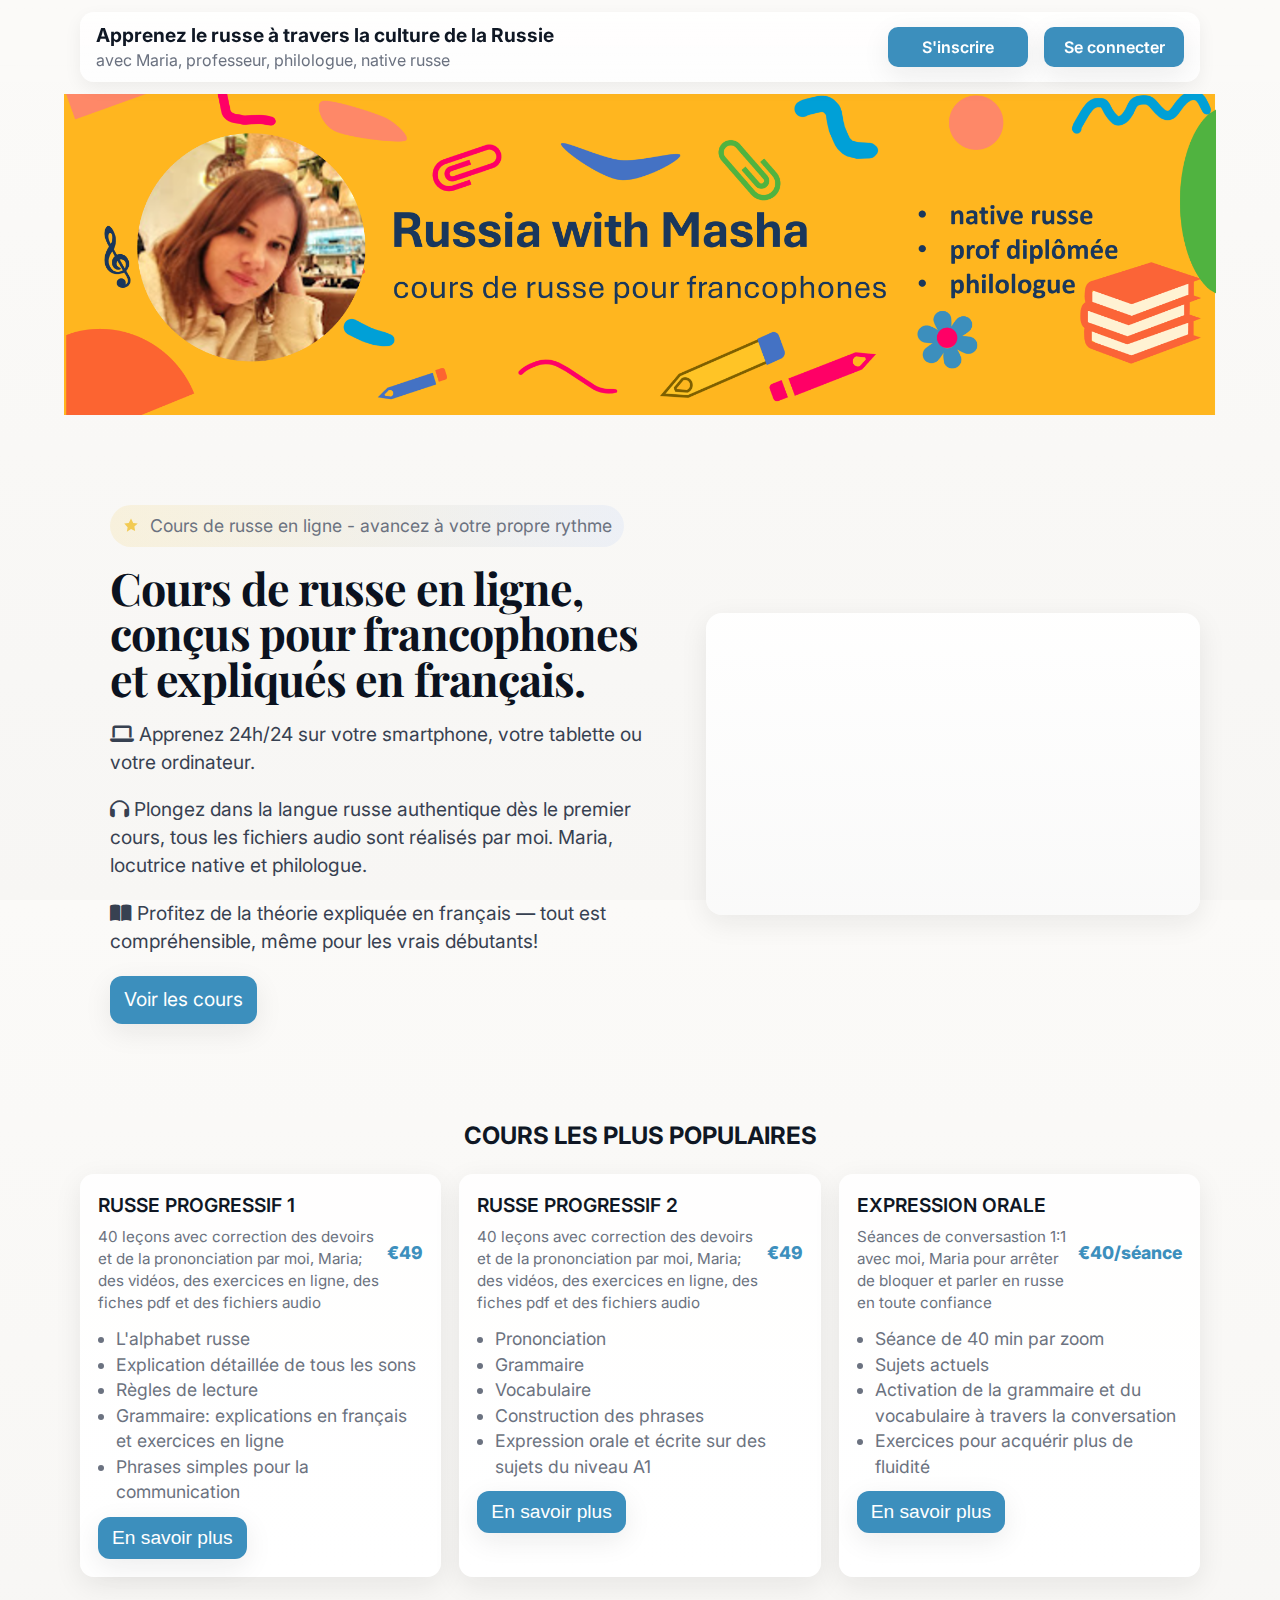
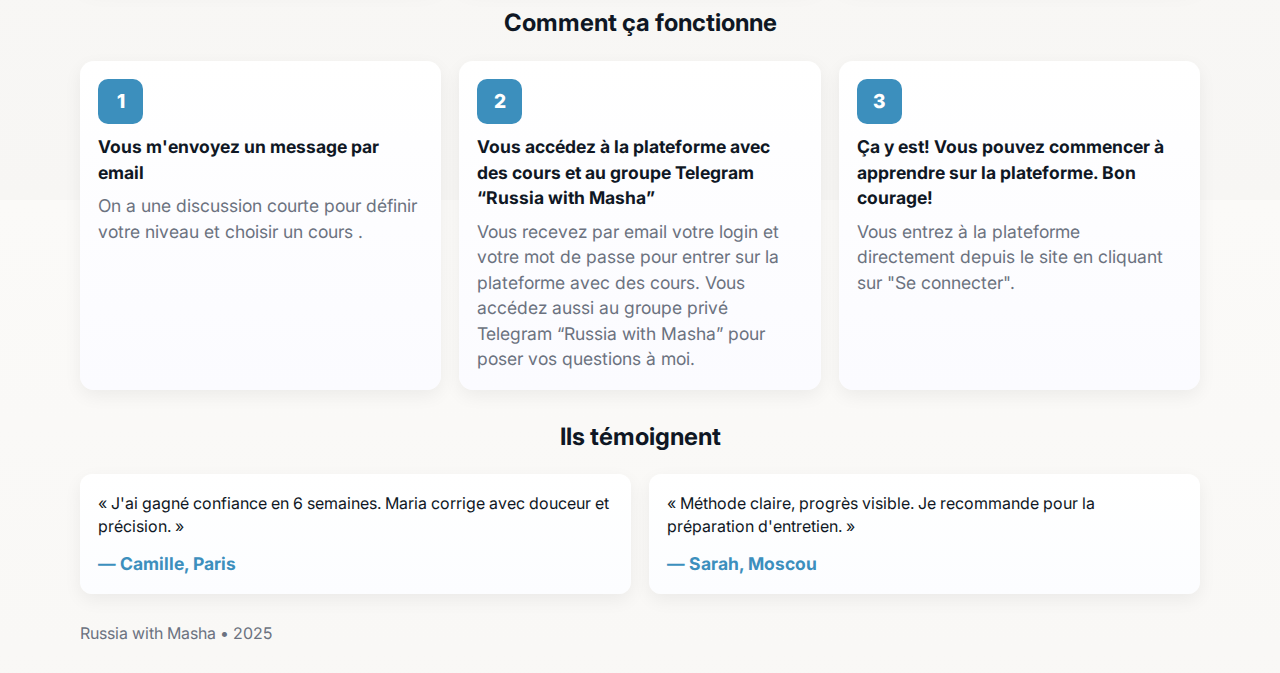
<file: index.html>
<!doctype html>
<html lang="fr">
<head>
  <meta charset="utf-8" />
  <meta name="viewport" content="width=device-width,initial-scale=1" />
  <title>Russia with Masha — Cours de russe avec Maria</title>
  <meta name="description" content="Cours de russe faciles et modernes, accessibles 24h/24 en ligne. Inscrivez-vous aujourd'hui.">
  <!-- Google Fonts (will load if online) -->
  <link href="https://fonts.googleapis.com/css2?family=Inter:wght@300;400;600;700;800&family=Playfair+Display:wght@400;600&display=swap" rel="stylesheet">

    <link
  rel="stylesheet"
  href="https://cdnjs.cloudflare.com/ajax/libs/font-awesome/6.5.0/css/all.min.css"/>

  <style>
    /* ========== Variables ========== */
    :root{
      --bg: #fbfaf8;
      --card: #ffffff;
      --muted: #6b7280;
      --accent: #3C8FBD;         /* bleu principal */
      --accent-2: #f2c94c;       /* ornement doré */
      --glass: rgba(255,255,255,0.7);
      --radius: 14px;
      --shadow-md: 0 8px 28px rgba(22, 23, 24, 0.08);
      --shadow-sm: 0 6px 18px rgba(22, 23, 24, 0.06);
      --max-w: 1120px;
      --cop: clamp;
    }

    /* ========== Base ========== */
.desktop-image {
  position: relative;
  padding-top: 0;
  width: 90%;            /* 100% ширины окна */
  display: block;  
  margin: 0 auto;
    }

.mobile-image {
   display: none;
   width: 90%; /* 100% ширины окна */
   padding-top: 0;
   margin: 0 auto;
    }

@media (max-width: 767px) {
  .desktop-image {
   display: none;
   }
  .mobile-image {
   display: block;
  }
    }


    *{box-sizing:border-box}
    html,body{height:100%}
    body{
      margin:0;
      font-family: "Inter", system-ui, -apple-system, "Segoe UI", Roboto, "Helvetica Neue", Arial;
      background:linear-gradient(180deg,#fbfaf8 0%, #f7f6f4 100%);
      color:#0f1724;
      -webkit-font-smoothing:antialiased;
      -moz-osx-font-smoothing:grayscale;
      line-height:1.45;
      -webkit-tap-highlight-color: transparent;
    }

    a{color:inherit; text-decoration:none}
    img{max-width:100%;display:block}

    .container{
      width:90%;
      max-width:var(--max-w);
      margin:0 auto;
    }

    /* ========== Header / Nav ========== */
    header.site-header{
      position:sticky;
      top:12px;
      z-index:50;
      backdrop-filter: blur(6px);
      -webkit-backdrop-filter: blur(6px);
      margin: 12px 0;
    }
    .nav-inner{
      display:flex;
      gap:1rem;
      align-items:center;
      justify-content:space-between;
      background: linear-gradient(180deg, rgba(255,255,255,0.85), rgba(255,255,255,0.75));
      border-radius: 14px;
      padding:0.6rem 1rem;
      box-shadow: var(--shadow-sm);
    }
    .brand{
      display:flex;
      gap:.9rem;
      align-items:center;
    }
   
    .brand h3{margin:0;font-size:1.2rem}
    .brand p{margin:0;font-size:1rem;color:var(--muted)}

    nav.links{
      display:flex;
      gap:1rem;
      align-items:center;
      
    }
   /* nav.links a{color:var(--muted);font-weight:600;min-width:120px;text-align:center;font-size:1rem;padding:8px 12px;border-radius:10px}*/
   

    nav.links a.pill.primary:hover {
  background: #1f6fbf; /* чуть темнее акцентного цвета */
  color: #fff;          /* текст остаётся белым */   
}


    .cta{
      background:var(--accent);
      color:white;
      padding:10px 14px;border-radius:10px;font-weight:700;
      box-shadow: 0 8px 30px rgba(43,110,246,0.18);
      cursor:pointer;
    }
    .cta.secondary{
      background:transparent;color:var(--accent);border:1px solid rgba(43,110,246,0.12);
      box-shadow:none;font-weight:700;
    }

    /* ========== Hero ========== */
    .hero{
      display:grid;
      grid-template-columns: 1fr 420px;
      gap:36px;
      align-items:center;
      padding:60px 0 36px;
    }
    .hero-left{
      padding: clamp(10px, 2.6vw, 30px);
    }
    .eyebrow{
      display:inline-flex;
      gap:10px;
      align-items:center;
      background: linear-gradient(90deg, rgba(242,201,76,0.15), rgba(43,110,246,0.06));
      color:var(--muted);
      padding:8px 12px;border-radius:999px;font-size:1rem;margin-bottom:18px;
    }
    .eyebrow svg{width:18px;height:18px;opacity:.95}

    .hero-left .eyebrow {
    font-size: 1.2rem; /* маленький текст сверху */
  }
    h1.title{
      font-family: "Playfair Display", serif;
      font-size: clamp(1.8rem, 3.8vw, 2.8rem);
      margin:0 0 18px;
      color: #0b1220;
      line-height:1.02;
      letter-spacing:-0.02em;
    }
    p.lead{
      font-size: clamp(.98rem, 1.8vw, 1.08rem);
      color: #374151;
      margin-bottom:20px;
      max-width:56ch;
    }

    .hero-ctas{display:flex;gap:12px;flex-wrap:wrap}
    .pill{
      display:inline-flex;align-items:center;gap:10px;padding:12px 18px;border-radius:12px;
      box-shadow: var(--shadow-md);cursor:pointer;border:0;
    }
    .pill.primary{background:var(--accent);color:#fff}
    
    

    /* Right panel: card with signup preview */
    .hero-right{
      background: linear-gradient(180deg, rgba(255,255,255,0.95), rgba(250,250,250,0.85));
      border-radius:16px;padding:20px;box-shadow:var(--shadow-md);
    }
    .session{
      display:flex;flex-direction:column;gap:12px;
    }
    .session .meta{display:flex;justify-content:space-between;align-items:center}
    .session .meta .time{font-weight:700;color:var(--accent)}
    .session .meta .price{font-weight:800}
    .session p{color:var(--muted);margin:0}
    .session .btn{
      margin-top:8px;background:var(--accent);color:#fff;padding:12px;border-radius:12px;font-weight:700;border:0;cursor:pointer;
    }

    /* ========== Features / How it works ========== */
    .grid-3{display:grid;grid-template-columns:repeat(3,1fr);gap:20px}
    .feature{
      background:var(--card);padding:18px;border-radius:12px;box-shadow:var(--shadow-sm);
      display:flex;gap:12px;align-items:flex-start;
    }
    .feature svg{flex:0 0 44px;width:44px;height:44px;border-radius:10px;padding:8px;background:linear-gradient(180deg,var(--accent), #6f8cff);color:white}

    /* How it works steps */
    .steps{
      display:flex;gap:18px;flex-wrap:wrap;align-items:stretch;
    }
    .step{
      flex:1 1 220px;background:linear-gradient(180deg,#fff,#fbfbff);border-radius:14px;padding:18px;box-shadow:var(--shadow-sm);
    }
    .step .num{
      width:40px;height:40px;border-radius:10px;background:var(--accent);color:white;display:flex;align-items:center;justify-content:center;font-weight:800;margin-bottom:10px;
    }

    /* Courses cards */
    .cards{display:grid;grid-template-columns:repeat(auto-fit,minmax(220px,1fr));gap:18px}
    .card{
      background: linear-gradient(180deg, rgba(255,255,255,0.9), #ffffff);
      border-radius:14px;padding:18px;box-shadow:var(--shadow-md);transition:transform .28s ease, box-shadow .28s ease;
    }
    .card:hover{transform:translateY(-8px);box-shadow:0 18px 48px rgba(17,24,39,0.12)}
    .price{font-weight:800;font-size:1.1rem;color:var(--accent)}
    .card ul{margin:10px 0 0;padding-left:18px;color:var(--muted)}

    /* Testimonials */
    .testimonials{display:grid;grid-template-columns:repeat(auto-fit,minmax(260px,1fr));gap:18px}
    .review{background:linear-gradient(180deg,#fff,#fcfdff);padding:18px;border-radius:12px;box-shadow:var(--shadow-sm);position:relative}
    .review .author{margin-top:12px;font-weight:700;color:var(--accent)}

    

    /*footer */

    footer{padding:28px 0;color:var(--muted);font-size:.95rem;text-align:center}

    /* Меню */
.nav-inner a {
  font-size: 1rem; /* немного крупнее */
  padding: 10px 16px; /* увеличиваем кликабельную область */
}



    /* ========== Responsive ========== */
    @media (max-width: 760px){

   .brand {
    text-align: center;
    width: 100%;
  }

  .brand h3,
  .brand p {
    text-align: center;
    margin: 0 auto;
  }
      
  .nav-inner a {
    font-size: 1rem; /* на телефоне текст больше */
    padding: 10px 14px;
    text-align: center;
  }


 .nav-inner {
    flex-direction: column;
    align-items: center; /* центрируем всё содержимое */
    justify-content: center;
    gap: 10px;
  }

  .cta, .pill {
    padding: 12px 18px; /* увеличиваем кнопки */
    font-size: 1.2rem;
  }
}

    
    @media (max-width:1000px){
      .hero{grid-template-columns:1fr 360px}
      .grid-3{grid-template-columns:repeat(2,1fr)}
    }
    @media (max-width:760px){
    
      .nav-inner{flex-direction:column;align-items:stretch;gap:10px}
      .hero{grid-template-columns:1fr;gap:20px;padding:36px 0}
      .hero-right{order:2}
      .contact-row{grid-template-columns:1fr}
      .grid-3{grid-template-columns:1fr}
    }

    /* ===== Мобильная версия: увеличить все шрифты ===== */
@media (max-width: 760px) {
  body {
    font-size: 1.2rem; /* базовый текст чуть больше */
  }

  header .brand h3 {
    font-size: 1.3rem; /* название бренда */
  }

  header .brand p {
    font-size: 1.2rem; /* подзаголовок */
  }

  /*nav.links a {
    font-size: 1.2rem;
    padding: 10px 14px; /* увеличить кликабельную область */
  }*/

  .hero-left h1.title {
    font-size: 2rem; /* главный заголовок */
  }

  .hero-left p.lead {
    font-size: 1.2rem; /* тексты описания */
  }

  .hero-left .eyebrow {
    font-size: 1.1rem; /* маленький текст сверху */
  }

  .pill, .cta, .cta.secondary {
    font-size: 1.2rem; /* кнопки */
    padding: 10px 14px;
  }

  /* Увеличим шрифты карточек */
  .card div[style*="font-weight:800"] {
    font-size: 1.2rem;
  }

  .card ul {
    font-size: 1.1rem;
  }

  .step .num {
    font-size: 1.2rem;
    width: 45px;
    height: 45px;
  }

  .step div {
    font-size: 1.1rem;
  }

  .review {
    font-size: 1.1rem;
  }

  footer {
    font-size: 1rem;
  }
}


    /* Small micro-interactions */
    .sr-only{position:absolute;left:-9999px;top:auto;width:1px;height:1px;overflow:hidden}
    .focus-ring:focus{outline:3px solid rgba(59,108,251,0.18);outline-offset:4px;border-radius:10px}

/* Общие стили кнопок в навбаре */
nav.links a,
nav.links .pill {
  display: flex;
  justify-content: center;
  align-items: center;
  min-width: 140px;  /*  ширина кнопки */
  height: 40px;      /* одинаковая высота */
  padding: 3 6px;   /* горизонтальные отступы */
  font-weight: 600;
  font-size: 1rem;
  line-height: 1;
  text-align: center;
  border-radius: 10px;
  box-sizing: border-box;
  cursor: pointer;
  transition: background 0.3s ease, color 0.3s ease;
  border: none;
  background: var(--accent);
  color: white;
}


    
/* Hover эффект */
nav.links a:hover,
nav.links .pill:hover {
  background: #1f6fbf;
}

/* Dropdown */
.dropdown {
  position: relative;
  display: flex;
}
.dropdown-content {
  display: none;
  position: absolute;
  top: 110%;
  left: 50%;
  transform: translateX(-50%);
  background-color: #fff;
  min-width: 220px;
  padding: 10px;
  border-radius: 10px;
  box-shadow: 0 8px 20px rgba(0,0,0,0.15);
  z-index: 100;
  text-align: center;
}
.dropdown-content p {
  margin: 6px 0;
  font-size: 1rem;
}
.dropdown-content a {
  color: white;
  text-decoration: none;
}
.dropdown-content a:hover {
  text-decoration: none;
}
.dropdown.show .dropdown-content {
  display: block;
}

/* Мобильная версия */
@media (max-width: 760px) {
  nav.links {
    display: flex;
    gap: 12px;
    justify-content: center;
    flex-wrap: wrap;
  }

  nav.links a,
  nav.links .pill {
    flex: 1;          /* кнопки растягиваются равномерно */
    max-width: 110px;
    height: 40px;
    font-size: 1rem;
  }

  .nav-inner {
    flex-direction: column;
    align-items: center;
    gap: 10px;
  }
}

    /* Убираем синий highlight только для email в dropdown */
.dropdown-content a {
  outline: none;                 /* убирает контур при фокусе */
  -webkit-tap-highlight-color: transparent; /* убирает подсветку на мобильных */
}

  </style>
</head>
<body>

  <!-- ===== Header ===== -->
 <header class="site-header">
  <div class="container nav-inner" role="navigation" aria-label="Main">
    <div class="brand" aria-hidden="false">
      <div>
        <h3>Apprenez le russe à travers la culture de la Russie</h3>
        <p>avec Maria, professeur, philologue, native russe</p>
      </div>
    </div>

    <nav class="links">

      <!-- Dropdown для S'inscrire -->
      <div class="dropdown">
        <a class="pill">S'inscrire</a>
        <div class="dropdown-content">
          
          <p style="font-size:0.9rem">Email: russiawithmasha@bk.ru </p>
        </div>
      </div>

      <a href="https://student.native-speech.com/login" class="pill">Se connecter</a>
    </nav>
  </div>
</header>


<!-- ===== Banner ===== -->


  <img src="img/img2.png" alt="Десктопная версия" class="desktop-image" />
  <!-- Показывается на мобильных -->
  <img src="img/mobile.png" alt="Мобильная версия" class="mobile-image" />
 



  

<!-- ===== Hero ===== -->
<main>
  <section class="container hero" aria-label="Introduction" style="display:flex; flex-wrap:wrap; gap:2rem; align-items:center;">
    
    <!-- Левая колонка -->
    <div class="hero-left" style="flex:1 1 400px; min-width:280px;">
      <div class="eyebrow" aria-hidden="true">
        <svg viewBox="0 0 24 24" fill="none" xmlns="http://www.w3.org/2000/svg">
          <path d="M12 2l3 6 6 .5-4.5 4 1 6L12 16l-5.5 3.5 1-6L3 8.5 9 8 12 2z" fill="#f2c94c"/>
        </svg>
        Cours de russe en ligne - avancez à votre propre rythme
      </div>

      <h1 class="title">Cours de russe en ligne, conçus pour francophones et expliqués en français.</h1>

      <p class="lead">
        <i class="fa-solid fa-laptop"></i>
        Apprenez 24h/24 sur votre smartphone, votre tablette ou votre ordinateur.
      </p>
      <p class="lead">
        <i class="fa-solid fa-headphones"></i>
        Plongez dans la langue russe authentique dès le premier cours, tous les fichiers audio sont réalisés par moi. Maria, locutrice native et philologue.
      </p>
      <p class="lead">
        <i class="fa-solid fa-book-open"></i>
        Profitez de la théorie expliquée en français — tout est compréhensible, même pour les vrais débutants!
      </p>

      <div class="hero-ctas" style="display:flex;gap:12px;flex-wrap:wrap">
        <a class="pill primary" href="#cours">Voir les cours</a>
        
      </div>
    </div>

    <!-- Правая колонка с видео -->
    <aside class="hero-right" style="flex:1 1 300px; min-width:280px; display:flex; justify-content:center; align-items:center;">
      <div class="video-container" style="width:100%; max-width:500px; aspect-ratio:16/9;">
        <iframe width="100%" height="100%"
                src="https://www.youtube.com/embed/ВАШ_ИД_ВИДЕО"
                title="YouTube video player"
                frameborder="0"
                allow="accelerometer; autoplay; clipboard-write; encrypted-media; gyroscope; picture-in-picture"
                allowfullscreen>
        </iframe>
      </div>
    </aside>

  </section>
</main>






    <!-- ===== Cours ===== -->
    <section id="cours" class="container" style="padding-top:10px">
      <h2 style="text-align:center">COURS LES PLUS POPULAIRES</h2>
      <div style="margin-top:18px" class="cards">
        <div class="card" aria-hidden="false">
          <div style="display:flex;align-items:center;justify-content:space-between">
            <div>
              <div style="font-weight:600;font-size:1.2rem">RUSSE PROGRESSIF 1</div>
              <div style="margin-top:6px;color:var(--muted);font-size:.95rem">40 leçons avec correction des devoirs et de la prononciation par moi, Maria; des vidéos, des exercices en ligne, des fiches pdf et des fichiers audio</div>
            </div>
            <div class="price">€49</div>
          </div>
          <ul style="margin-top:12px;color:var(--muted)">
            <li>L'alphabet russe</li>
            <li>Explication détaillée de tous les sons</li>
            <li>Règles de lecture</li>
            <li>Grammaire: explications en français et exercices en ligne</li>
            <li>Phrases simples pour la communication</li>
          </ul>
          <div style="margin-top:12px"><button class="pill primary">En savoir plus</button></div>
        </div>

        <div class="card">
          <div style="display:flex;align-items:center;justify-content:space-between">
            <div>
              <div style="font-weight:600;font-size:1.2rem">RUSSE PROGRESSIF 2</div>
              <div style="margin-top:6px;color:var(--muted);font-size:.95rem">40 leçons avec correction des devoirs et de la prononciation par moi, Maria; des vidéos, des exercices en ligne, des fiches pdf et des fichiers audio</div>
            </div>
            <div class="price">€49</div>
          </div>
          <ul style="margin-top:12px;color:var(--muted)">
            <li>Prononciation</li>
            <li>Grammaire</li>
            <li>Vocabulaire</li>
            <li>Construction des phrases</li>
            <li>Expression orale et écrite sur des sujets du niveau A1</li>
            
            
          </ul>
          <div style="margin-top:12px"><button class="pill primary">En savoir plus</button></div>
        </div>

        <div class="card">
          <div style="display:flex;align-items:center;justify-content:space-between">
            <div>
              <div style="font-weight:600;font-size:1.2rem">EXPRESSION ORALE</div>
              <div style="margin-top:6px;color:var(--muted);font-size:.95rem">Séances de conversastion 1:1 avec moi, Maria pour arrêter de bloquer et parler en russe en toute confiance</div>
            </div>
            <div class="price">€40/séance</div>
          </div>
          <ul style="margin-top:12px;color:var(--muted)">
            <li>Séance de 40 min par zoom</li>
            <li>Sujets actuels</li>
            <li>Activation de la grammaire et du vocabulaire à travers la conversation</li>
            <li>Exercices pour acquérir plus de fluidité</li>
          </ul>
          <div style="margin-top:12px"><button class="pill primary" >En savoir plus</button></div>
        </div>
      </div>
    </section>

   

    <!-- ===== How it works ===== -->
    <section class="container" style="padding-top:10px">
      <h2 style="text-align:center">Comment ça fonctionne</h2>
      <div style="margin-top:18px;display:flex;gap:18px;flex-wrap:wrap">
        <div class="step">
          <div class="num">1</div>
          <div style="font-weight:700">Vous m'envoyez un message par email</div>
          <div style="color:var(--muted);margin-top:8px">On a une discussion courte pour définir votre niveau et choisir un cours .</div>
        </div>
        <div class="step">
          <div class="num">2</div>
          <div style="font-weight:700">Vous accédez à la plateforme avec des cours et au groupe Telegram “Russia with Masha” </div>
          <div style="color:var(--muted);margin-top:8px">Vous recevez par email votre login et votre mot de passe pour entrer sur la plateforme avec des cours. Vous accédez aussi au groupe privé Telegram “Russia with Masha” pour poser vos questions à moi.</div>
        </div>
        <div class="step">
          <div class="num">3</div>
          <div style="font-weight:700">Ça y est! Vous pouvez commencer à apprendre sur la plateforme. Bon courage!</div>
          <div style="color:var(--muted);margin-top:8px"> Vous entrez à la plateforme directement depuis le site en cliquant sur "Se connecter".</div>
        </div>
      </div>
    </section>

    

    <!-- ===== Testimonials ===== -->
    <section id="avis" class="container" style="padding-top:10px">
      <h2 style="text-align:center">Ils témoignent</h2>
      <div style="margin-top:18px" class="testimonials">
        <div class="review">
          <div style="font-size:1rem">« J'ai gagné confiance en 6 semaines. Maria corrige avec douceur et précision. »</div>
          <div class="author">— Camille, Paris</div>
        </div>
        <div class="review">
          <div style="font-size:1rem">« Méthode claire, progrès visible. Je recommande pour la préparation d'entretien. »</div>
          <div class="author">— Sarah, Moscou</div>
        </div>
      </div>
    </section>

   

    <footer>
      <div class="container" style="display:flex;justify-content:space-between;align-items:center;gap:12px;flex-wrap:wrap">
        <div>Russia with Masha • 2025</div> 
        <div style="color:var(--muted)"> <a href="mailto:info@francais-pro.example"></a></div> 
      </div>
    </footer>
  </main>




  <script>
    // Smooth scroll for anchor links
    document.querySelectorAll('a[href^="#"]').forEach(a=>{
      a.addEventListener('click', e=>{
        e.preventDefault();
        const id = a.getAttribute('href').slice(1);
        const el = document.getElementById(id);
        if(el) el.scrollIntoView({behavior:'smooth',block:'start'});
      });
    });

// JS для dropdown
document.querySelectorAll('.dropdown > .pill').forEach(button => {
  button.addEventListener('click', function(e) {
    e.stopPropagation();
    const parent = this.parentElement;
    parent.classList.toggle('show');
  });
});

// Закрывать dropdown при клике вне кнопки
document.addEventListener('click', () => {
  document.querySelectorAll('.dropdown').forEach(drop => drop.classList.remove('show'));
});

    
  </script>
</body>
</html>
</file>
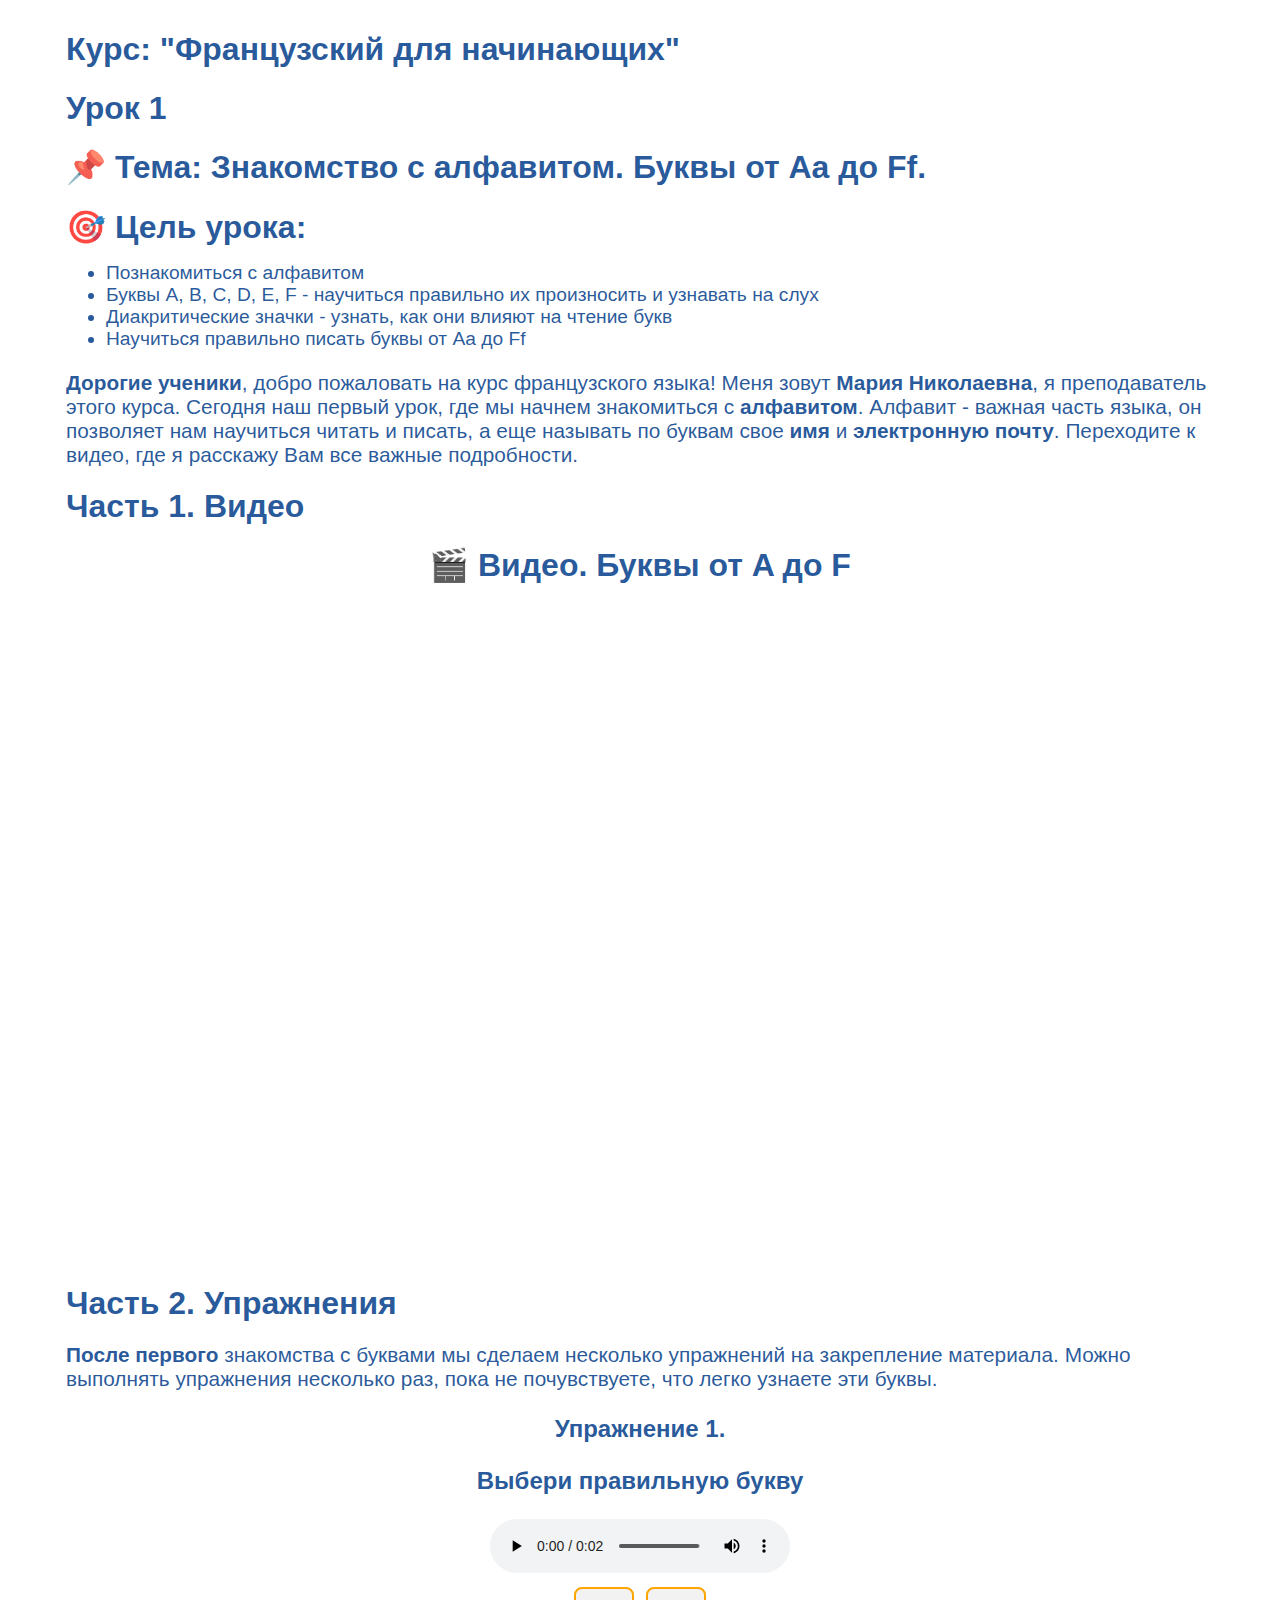
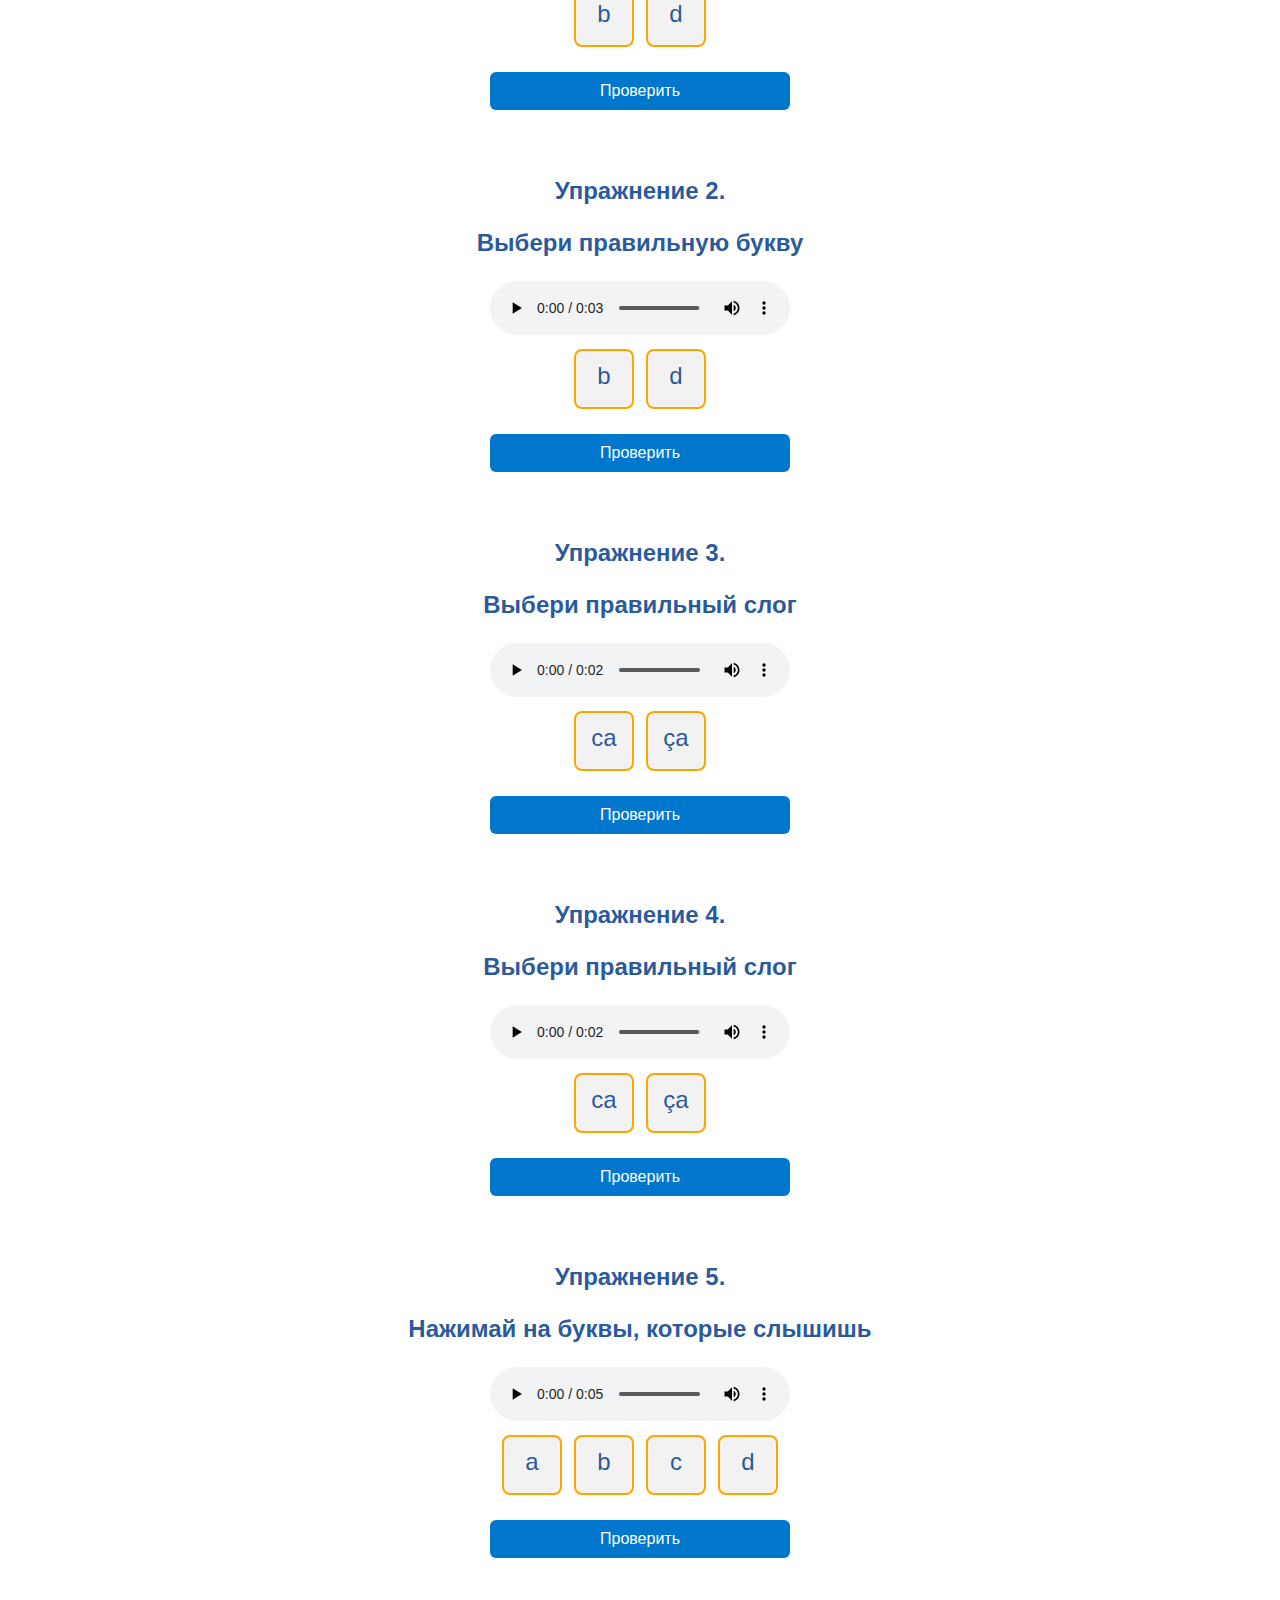
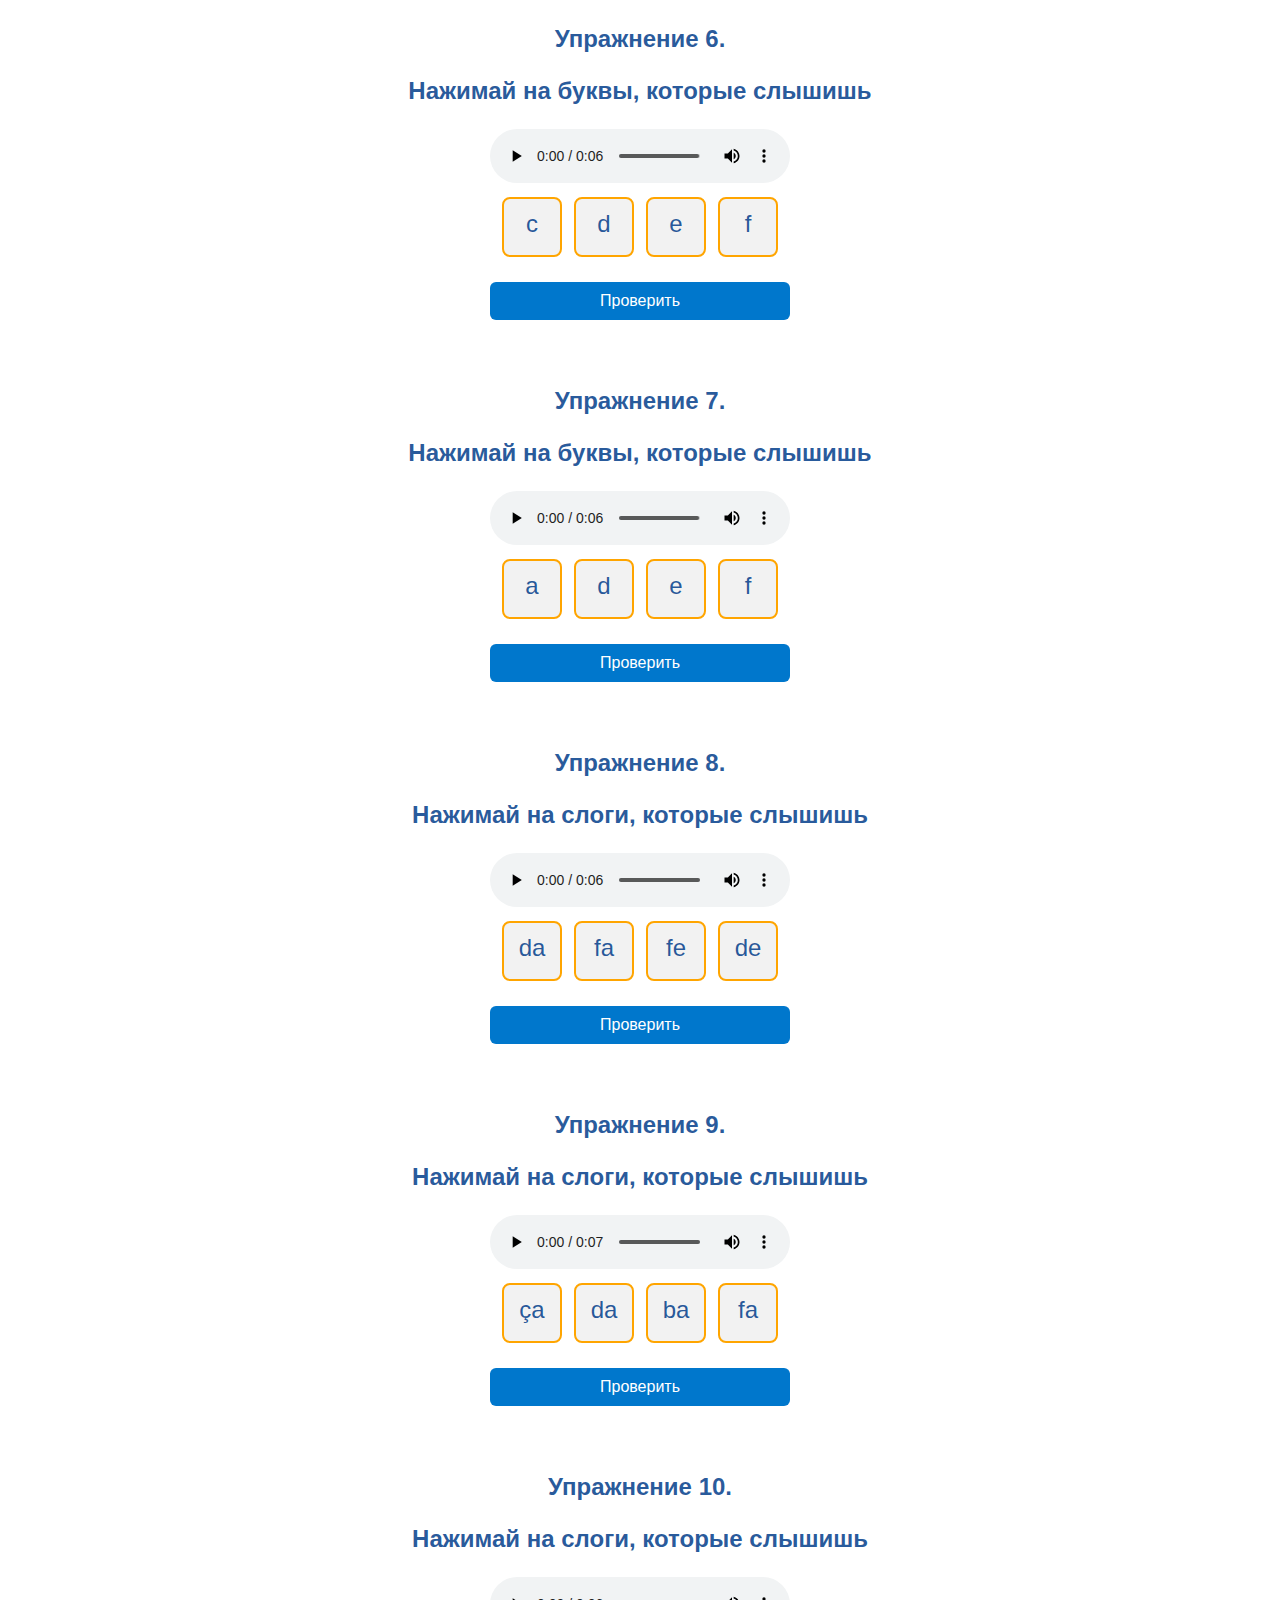
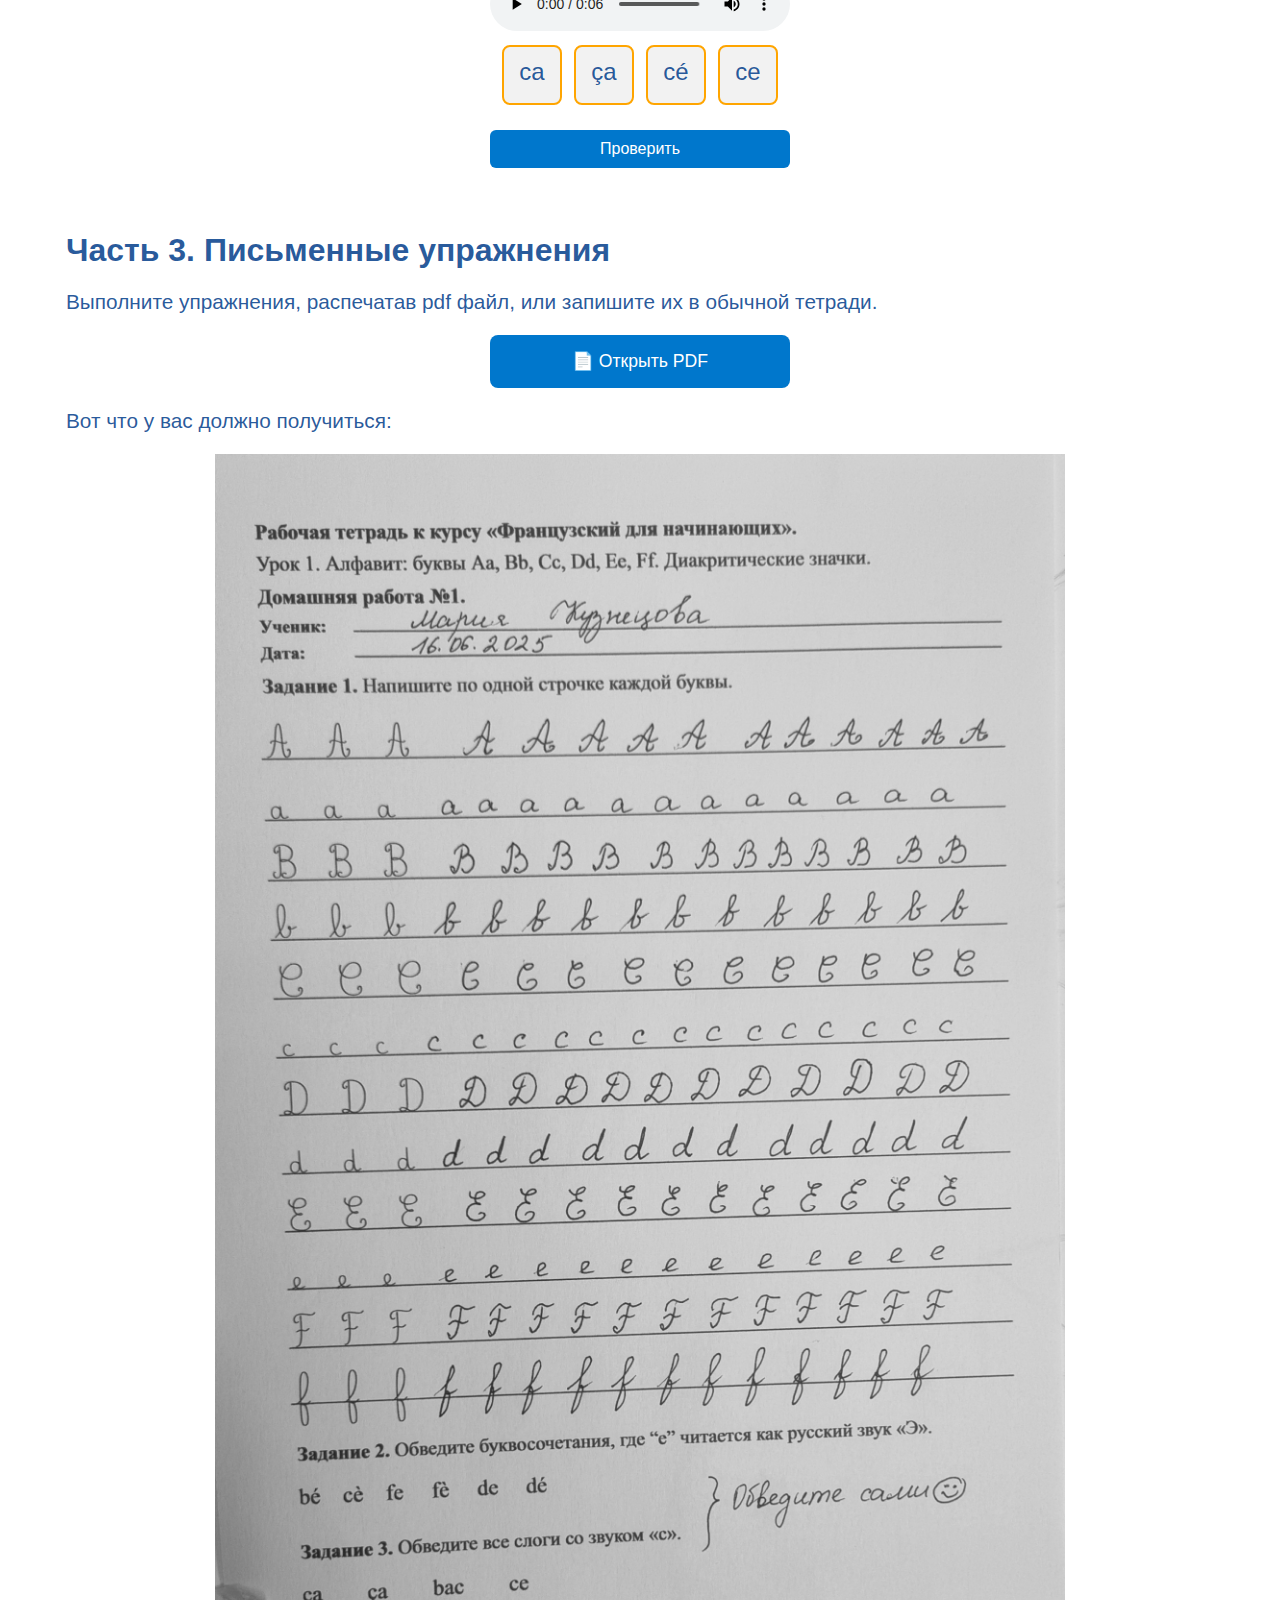
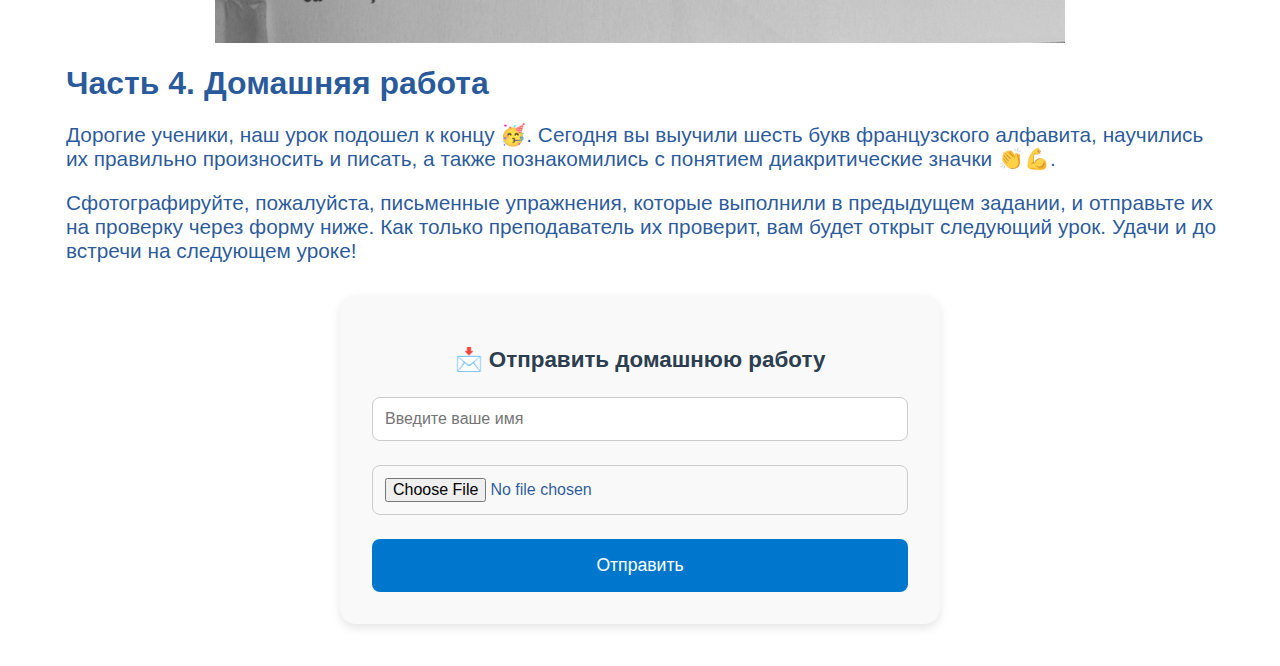
<file: native-speech/francais-debutant/lesson1/index.html>
<!DOCTYPE html>
<html lang="ru">
<head>
  <meta charset="UTF-8" />
  <meta name="viewport" content="width=device-width, initial-scale=1.0"/>
  <title>Урок 1</title>
  <link rel="stylesheet" href="style.css">
</head>
<body>
  <section class="title">
<h1>Курс: "Французский для начинающих"</h1>
<h1>Урок 1</h1>  
<h1>📌 Тема: Знакомство с алфавитом. Буквы от Aa до Ff.</h1>
<h1>🎯 Цель урока:</h1> 
<ul>
<li>Познакомиться с алфавитом</li>
<li>Буквы A, B, C, D, E, F - научиться правильно их произносить и узнавать на слух</li>
<li>Диакритические значки - узнать, как они влияют на чтение букв</li>
<li>Научиться правильно писать буквы от Aa до Ff</li>
</ul>
<p><b>Дорогие ученики</b>, добро пожаловать на курс французского языка! Меня зовут <b>Мария Николаевна</b>, я преподаватель этого курса. Сегодня наш первый урок, где мы начнем знакомиться с <b>алфавитом</b>. Алфавит - важная часть языка, он позволяет нам научиться читать и писать, а еще называть по буквам свое <b>имя</b> и <b>электронную почту</b>. Переходите к видео, где я расскажу Вам все важные подробности. 
</p>
</section>
<section class="title">
  <h1>Часть 1. Видео</h1>
</section>
  
    <h1>🎬 Видео. Буквы от A до F</h1>
<div style="padding:56.21% 0 0 0;position:relative;"><iframe src="https://player.vimeo.com/video/1087346783?h=ca8b7df0be&amp;badge=0&amp;autopause=0&amp;player_id=0&amp;app_id=58479" frameborder="0" allow="autoplay; fullscreen; picture-in-picture; clipboard-write; encrypted-media" style="position:absolute;top:0;left:0;width:100%;height:100%;" title="lesson1"></iframe></div><script src="https://player.vimeo.com/api/player.js"></script>
   
 
  <section class="title">
    <h1>Часть 2. Упражнения </h1>
    <p>
      <b>После первого</b> знакомства с буквами мы сделаем несколько упражнений на закрепление материала. Можно выполнять упражнения несколько раз, пока не почувствуете, что легко узнаете эти буквы.
    </p>
  </section>

<!-- Упражнение 1 -->
  <section class="choice-exercise" data-correct="b">
  <h3>Упражнение 1. </h3>
    <h3>Выбери правильную букву</h3>
  <audio id="sound1" src="audioL1/ex7.m4a" controls></audio>
  
  <div class="letters">
    <div class="letter">b</div>
    <div class="letter">d</div>
  </div>
  <button class="check-button">Проверить</button>
  <div class="result"></div>
  <br>
</section>

<!-- Упражнение 2 -->
<section class="choice-exercise" data-correct="d">
  <h3>Упражнение 2. </h3>
    <h3>Выбери правильную букву</h3>
  <audio id="sound1" src="audioL1/ex8.m4a" controls></audio>
  
  <div class="letters">
    <div class="letter">b</div>
    <div class="letter">d</div>
  </div>
  <button class="check-button">Проверить</button>
  <div class="result"></div>
  <br>
</section>

<!-- Упражнение 3 -->
<section class="choice-exercise" data-correct="ça">
  <h3>Упражнение 3. </h3>
    <h3>Выбери правильный слог</h3>
  <audio id="sound1" src="audioL1/ex9.m4a" controls></audio>
  
  <div class="letters">
    <div class="letter">ca</div>
    <div class="letter">ça</div>
  </div>
  <button class="check-button">Проверить</button>
  <div class="result"></div>
  <br>
</section>

<!-- Упражнение 4 -->
<section class="choice-exercise" data-correct="ca">
  <h3>Упражнение 4. </h3>
    <h3>Выбери правильный слог</h3>
  <audio id="sound1" src="audioL1/ex10.m4a" controls></audio>
  
  <div class="letters">
    <div class="letter">ca</div>
    <div class="letter">ça</div>
  </div>
  <button class="check-button">Проверить</button>
  <div class="result"></div>
  <br>
</section>


  <!-- Упражнение 5 -->
  <section class="exercise" data-answer="d,a,b,c">
    <h3>Упражнение 5. </h3>
    <h3>Нажимай на буквы, которые слышишь</h3>
    <audio controls src="audioL1/ex1.m4a"></audio>
    <div class="letters">
      <div class="letter">a</div>
      <div class="letter">b</div>
      <div class="letter">c</div>
      <div class="letter">d</div>
    </div>
    <button class="check-button">Проверить</button>
    <div class="result"></div>
    <br>
  </section>

  <!-- Упражнение 6 -->
  <section class="exercise" data-answer="c,f,e,d">
    <h3>Упражнение 6. </h3>
    <h3>Нажимай на буквы, которые слышишь</h3>
    <audio controls src="audioL1/ex2.m4a"></audio>
    <div class="letters">
      <div class="letter">c</div>
      <div class="letter">d</div>
      <div class="letter">e</div>
      <div class="letter">f</div>
    </div>
    <button class="check-button">Проверить</button>
    <div class="result"></div>
    <br>
  </section>

  <!-- Упражнение 7 -->
  <section class="exercise" data-answer="f,d,a,e">
    <h3>Упражнение 7. </h3>
    <h3>Нажимай на буквы, которые слышишь</h3>
    <audio controls src="audioL1/ex3.m4a"></audio>
    <div class="letters">
      <div class="letter">a</div>
      <div class="letter">d</div>
      <div class="letter">e</div>
      <div class="letter">f</div>
    </div>
    <button class="check-button">Проверить</button>
    <div class="result"></div>
    <br>
  </section>

<!-- Упражнение 8 -->
  <section class="exercise" data-answer="da,de,fa,fe">
   <h3>Упражнение 8. </h3>
    <h3>Нажимай на слоги, которые слышишь</h3>
    <audio controls src="audioL1/ex4.m4a"></audio>
    <div class="letters">
      <div class="letter">da</div>
      <div class="letter">fa</div>
      <div class="letter">fe</div>
      <div class="letter">de</div>
    </div>
    <button class="check-button">Проверить</button>
    <div class="result"></div>
    <br>
  </section>

<!-- Упражнение 9 -->
  <section class="exercise" data-answer="da,ba,fa,ça">
    <h3>Упражнение 9. </h3>
    <h3>Нажимай на слоги, которые слышишь</h3>
    <audio controls src="audioL1/ex5.m4a"></audio>
    <div class="letters">
      <div class="letter">ça</div>
      <div class="letter">da</div>
      <div class="letter">ba</div>
      <div class="letter">fa</div>
    </div>
    <button class="check-button">Проверить</button>
    <div class="result"></div>
    <br>
  </section>

  <!-- Упражнение 10 -->
  <section class="exercise" data-answer="ce,ça,cé,ca">
   <h3>Упражнение 10. </h3>
    <h3>Нажимай на слоги, которые слышишь</h3>
    <audio controls src="audioL1/ex6.m4a"></audio>
    <div class="letters">
      <div class="letter">ca</div>
      <div class="letter">ça</div>
      <div class="letter">cé</div>
      <div class="letter">ce</div>
    </div>
    <button class="check-button">Проверить</button>
    <div class="result"></div>
    <br>
  </section>
  
  <section class="title">
  <h1>Часть 3. Письменные упражнения</h1>
  <p>Выполните упражнения, распечатав pdf файл, или запишите их в обычной тетради.</p>
</section>
  
  <div class="pdf-wrapper">
    <iframe src="urok1.pdf" class="pdf-frame" allowfullscreen></iframe>
  </div>

  <a href="urok1.pdf" target="_blank" class="pdf-link">📄 Открыть PDF</a>

  
<section class="title">
<p>Вот что у вас должно получиться:</p>
</section>

<section class="exercise">
<img src="urok1.png" alt="photo" width="850" class="responsive-img">

</section>
   <section class="title">
<h1>Часть 4. Домашняя работа</h1>
<p> Дорогие ученики, наш урок подошел к концу 🥳. Сегодня вы выучили шесть букв французского алфавита, научились их правильно произносить и писать, а также познакомились с понятием диакритические значки 👏💪. </p>
     <p>Сфотографируйте, пожалуйста, письменные упражнения, которые выполнили в предыдущем задании, и отправьте их на проверку через форму ниже. Как только преподаватель их проверит, вам будет открыт следующий урок. Удачи и до встречи на следующем уроке! </p>
  </section>
  
<section class="homework-form">
  <h2>📩 Отправить домашнюю работу</h2>
  <form action="https://maria-djsh.onrender.com/send" method="POST" enctype="multipart/form-data">
    <input type="text" id="name" name="name" placeholder="Введите ваше имя" required>
    <input type="file" id="file" name="file" required>
    <button type="submit">Отправить</button>
  </form>
</section>
  
  <script src="script.js"></script>
</body>
</html>
</file>
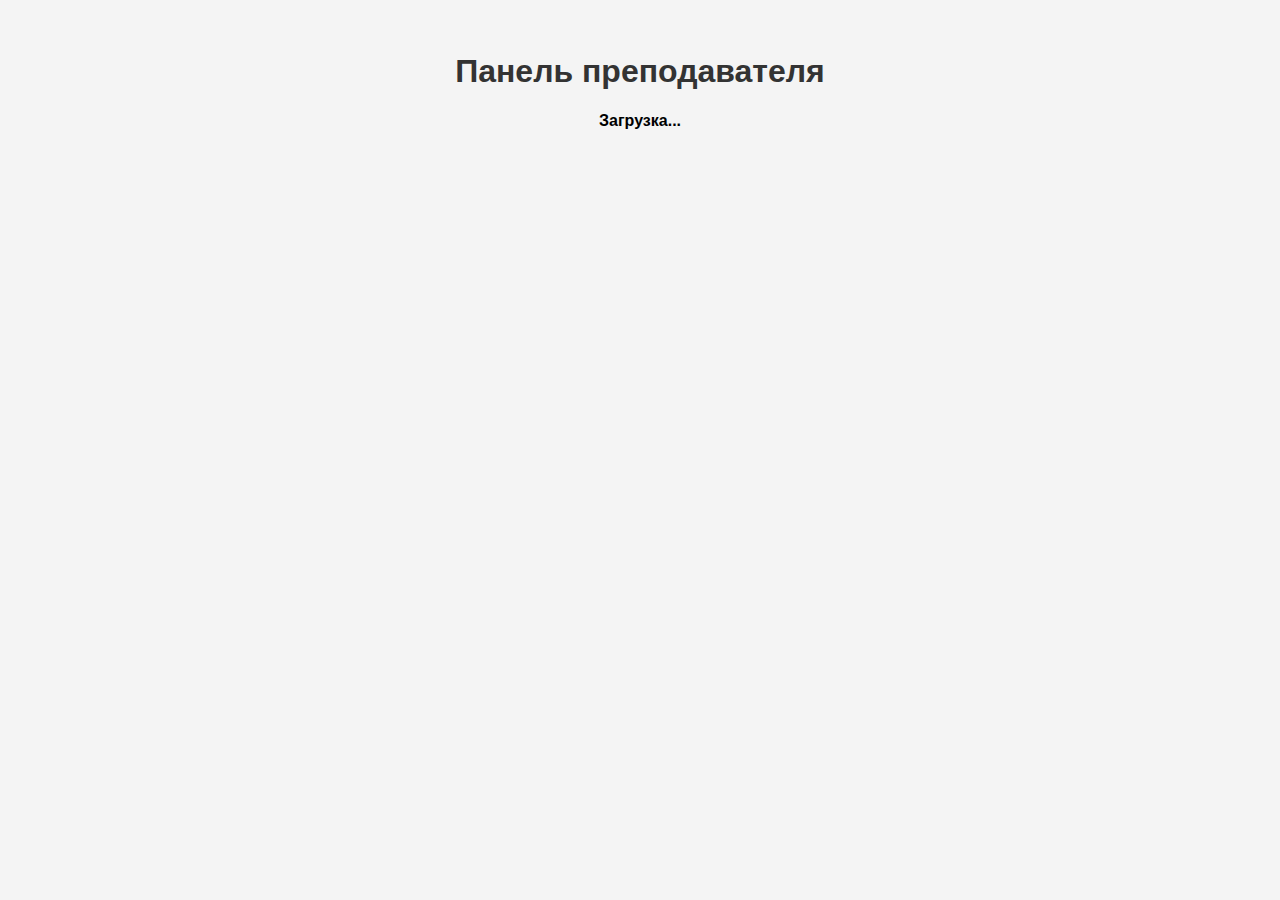
<file: admin.html>
<!DOCTYPE html>
<html lang="ru">
<head>
  <meta charset="UTF-8" />
  <meta name="viewport" content="width=device-width, initial-scale=1.0" />
  <title>Панель преподавателя</title>
  <style>
    body {
      font-family: Arial, sans-serif;
      background: #f4f4f4;
      margin: 0;
      padding: 2rem;
    }

    h1 {
      text-align: center;
      color: #333;
    }

    #status {
      text-align: center;
      font-weight: bold;
      margin-top: 1rem;
    }

    table {
      width: 100%;
      border-collapse: collapse;
      margin-top: 2rem;
      background: #fff;
      box-shadow: 0 0 10px rgba(0,0,0,0.1);
    }

    th, td {
      padding: 0.75rem;
      border: 1px solid #ddd;
      text-align: left;
    }

    th {
      background-color: #FFD966;
      color: #241c15;
    }

    input[type="text"], select {
      padding: 0.25rem;
      font-size: 1rem;
      width: 100%;
      box-sizing: border-box;
    }

    .center {
      text-align: center;
    }

    .save-btn {
      background-color: #ffd966;
      border: none;
      padding: 0.5rem 1rem;
      cursor: pointer;
      font-weight: bold;
      border-radius: 4px;
    }

    .save-btn:hover {
      background-color: #e6c400;
    }
  </style>
</head>
<body>
  <h1>Панель преподавателя</h1>
  <div id="status">Загрузка...</div>
  <table id="adminTable" style="display: none;">
    <thead>
      <tr>
        <th>Ученик</th>
        <th>Урок</th>
        <th>Оценка</th>
        <th>Доступ</th>
        <th class="center">Сохранить</th>
      </tr>
    </thead>
    <tbody></tbody>
  </table>

  <script type="module">
    import { createClient } from 'https://esm.sh/@supabase/supabase-js'

    const supabase = createClient(
      'https://eawveeyhkqewfhswcxmy.supabase.co',
      'eyJhbGciOiJIUzI1NiIsInR5cCI6IkpXVCJ9.eyJpc3MiOiJzdXBhYmFzZSIsInJlZiI6ImVhd3ZlZXloa3Fld2Zoc3djeG15Iiwicm9sZSI6ImFub24iLCJpYXQiOjE3NTA3NTI5MTYsImV4cCI6MjA2NjMyODkxNn0.-6G5o9dZ2V9cAfqIBIYzFp5PDzs4IehCn_b3YlYot-I'
    )

    const status = document.getElementById('status')
    const table = document.getElementById('adminTable')
    const tbody = table.querySelector('tbody')

    const sessionRes = await supabase.auth.getSession()
    const user = sessionRes?.data?.session?.user

    if (!user) {
      location.href = 'login.html'
    } else {
      const { data: profile } = await supabase
        .from('profiles')
        .select('role')
        .eq('id', user.id)
        .maybeSingle()

      if (!profile || profile.role !== 'teacher') {
        location.href = 'login.html'
      }
    }

    const { data: rows, error } = await supabase
      .from('user_lessons')
      .select(`
        id,
        grade,
        access,
        profiles ( name, role ),
        lessons ( title )
      `)

    if (error) {
      status.textContent = 'Ошибка загрузки данных.'
      console.error(error)
    } else if (!rows || rows.length === 0) {
      status.textContent = 'Нет данных.'
    } else {
      const students = rows.filter(r => r.profiles?.role !== 'teacher')
      status.style.display = 'none'
      table.style.display = 'table'

      for (const row of students) {
        const tr = document.createElement('tr')
        tr.innerHTML = `
          <td>${row.profiles?.name || '—'}</td>
          <td>${row.lessons?.title || '—'}</td>
          <td><input type="text" value="${row.grade || ''}" data-id="${row.id}" class="grade-input" /></td>
          <td>
            <select data-id="${row.id}" class="access-select">
              <option value="true" ${row.access ? 'selected' : ''}>✅</option>
              <option value="false" ${!row.access ? 'selected' : ''}>❌</option>
            </select>
          </td>
          <td class="center">
            <button class="save-btn" data-id="${row.id}">💾</button>
          </td>
        `
        tbody.appendChild(tr)
      }
    }

    document.addEventListener('click', async (e) => {
      if (!e.target.classList.contains('save-btn')) return

      const id = e.target.dataset.id
      const gradeInput = document.querySelector(`.grade-input[data-id="${id}"]`)
      const accessSelect = document.querySelector(`.access-select[data-id="${id}"]`)
      const grade = gradeInput.value
      const access = accessSelect.value === 'true'

      e.target.textContent = '⏳'

      const { error } = await supabase
        .from('user_lessons')
        .update({ grade, access })
        .eq('id', id)

      e.target.textContent = error ? '❌' : '✅'
      setTimeout(() => e.target.textContent = '💾', 1500)
    })
  </script>
</body>
</html>
</file>
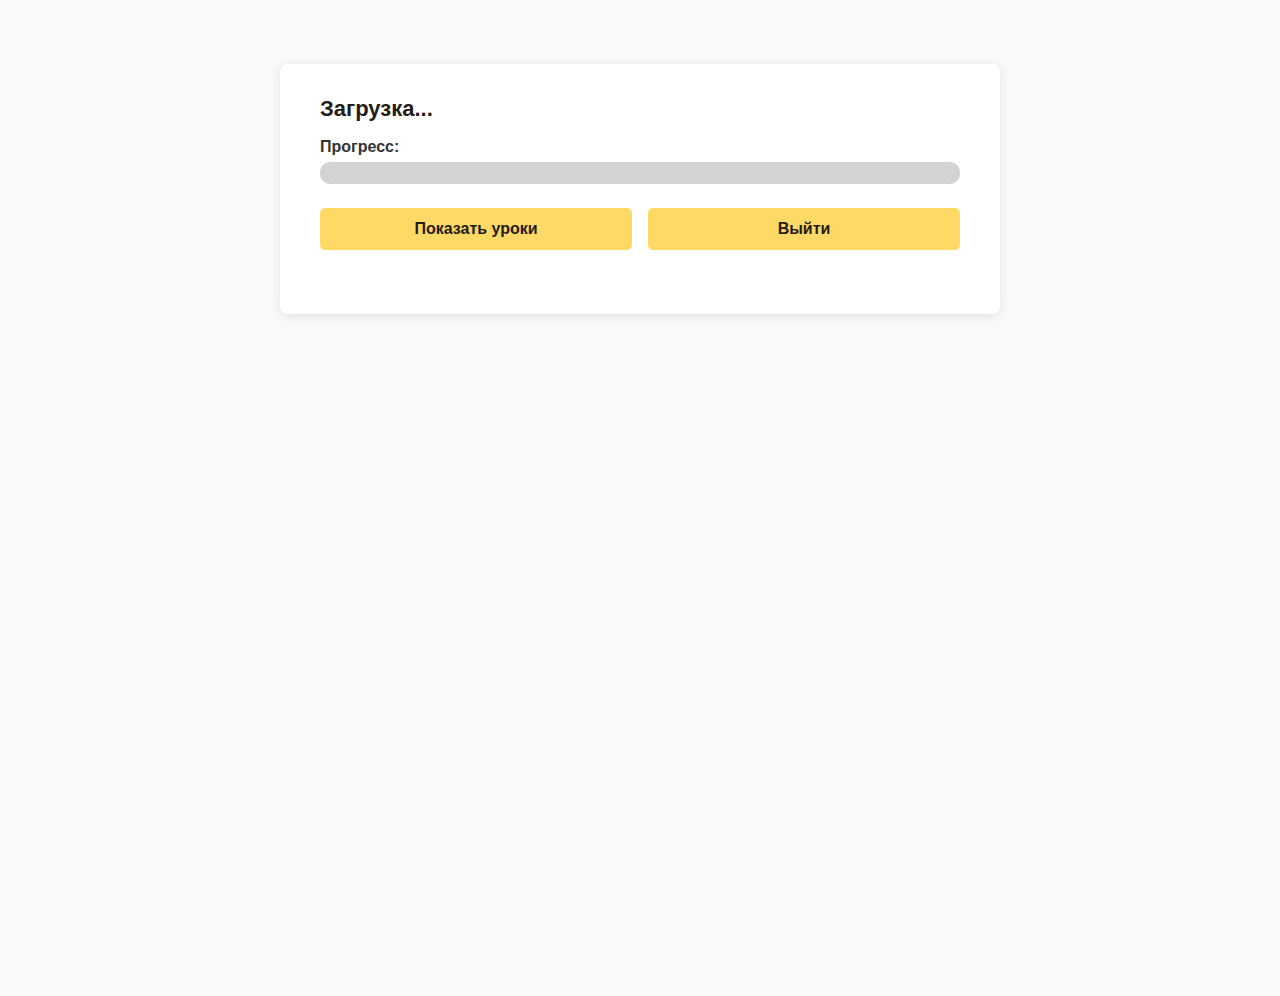
<file: dashboard.html>
<!DOCTYPE html>
<html lang="ru">
<head>
  <meta charset="UTF-8" />
  <meta name="viewport" content="width=device-width, initial-scale=1.0" />
  <title>Личный кабинет</title>
  <style>
    :root {
  font-size: 16px;
}

body {
  margin: 0;
  background-color: #f9f9f9;
  font-family: Arial, sans-serif;
  display: flex;
  justify-content: center;
  align-items: flex-start;
  min-height: 100vh;
  padding: 4rem 1rem 2rem;
}

.dashboard {
  background: white;
  border-radius: 0.5rem;
  box-shadow: 0 0.125rem 0.625rem rgba(0, 0, 0, 0.1);
  width: 100%;
  max-width: 45rem; /* ~720px */
  padding: 2rem 2.5rem;
  box-sizing: border-box;
}

#welcome {
  font-size: 1.375rem;
  font-weight: 600;
  color: #241c15;
  margin-bottom: 0.625rem;
}

#courseName {
  font-size: 1.125rem;
  color: #444;
  margin-bottom: 1rem;
}

.progress-label {
  font-weight: 600;
  color: #333;
  margin-bottom: 0.375rem;
}

.progress-bar-container {
  background: lightgrey;
  border-radius: 0.625rem;
  overflow: hidden;
  height: 1.375rem;
  margin-bottom: 0.5rem;
  width: 100%;
}

.progress-bar {
  height: 100%;
  background-color: #FFD966;
  width: 0%;
  transition: width 0.5s ease;
}

#progressPercent {
  font-weight: 600;
  color: #241c15;
  margin-bottom: 1.5rem;
}

.buttons {
  display: flex;
  gap: 1rem;
  margin-bottom: 2rem;
}

.buttons button {
  flex: 1;
}

button, .btn-lesson {
  background-color: #FFD966;
  color: #241c15;
  border: none;
  border-radius: 0.3125rem;
  padding: 0.75rem 1.25rem;
  font-weight: 700;
  font-size: 1rem;
  cursor: pointer;
  transition: background-color 0.3s ease;
  width: 33%;
  box-sizing: border-box;
}

.btn-lesson.disabled {
  background-color: #f3f7a3;
  cursor: not-allowed;
  opacity: 0.6;
}

#lessons {
  display: none;
  border-top: 1px solid #ddd;
  padding-top: 1.25rem;
}

#lessons.active {
  display: block;
}

#lessons-list {
  display: flex;
  flex-direction: column;
  gap: 1rem;
}

.lesson-card {
  background: #FFFBE8;
  border: 2px solid #F4EDDD;
  border-radius: 0.5rem;
  padding: 1.25rem 1.5rem;
  display: flex;
  flex-direction: column;
  justify-content: flex-start;
  min-height: 7.5rem;
  line-height: 1.3;
}

.lesson-title {
  font-weight: 700;
  font-size: 1.25rem;
  color: #241c15;
  margin: 0 0 0.25rem 0;
}

.lesson-grade {
  font-style: italic;
  color: #4e9c5d;
  font-size: 1rem;
  margin: 0 0 0.25rem 0;
}

.lesson-bottom {
  margin-top: auto;
}

/* Планшет */
@media (max-width: 900px) {
  .dashboard {
    padding: 1.5rem;
  }

  .btn-lesson {
    width: 50%;
  }

  .lesson-title {
    font-size: 1.125rem;
  }

  #welcome, #courseName {
    font-size: 1.25rem;
  }
}

/* Мобильный */
@media (max-width: 600px) {
  body {
    padding: 2rem 1rem;
  }

  .dashboard {
    padding: 1.5rem 1rem;
    border-radius: 0;
    box-shadow: none;
  }

  .buttons {
    flex-direction: column-reverse;
    gap: 0.75rem;
  }

  button, .btn-lesson {
    width: 100%;
    font-size: 1rem;
    padding: 0.75rem;
  }

  .lesson-card {
    padding: 1rem;
    min-height: auto;
  }

  .lesson-title, .lesson-grade {
    font-size: 1.1rem;
  }
}

  </style>
</head>
<body>
  <div class="dashboard">
    <div id="welcome">Загрузка...</div>
    <div id="courseName"></div>

    <div class="progress-label">Прогресс:</div>
    <div class="progress-bar-container">
      <div class="progress-bar" id="progressBar"></div>
    </div>
    <div id="progressPercent"></div>

    <div class="buttons">
      <button id="btnToggleLessons">Показать уроки</button>
      <button id="btnLogout">Выйти</button>
    </div>

    <div id="lessons">
      <div id="lessons-list"></div>
    </div>
  </div>

  <script type="module">
    import { createClient } from 'https://esm.sh/@supabase/supabase-js'

    const supabaseUrl = 'https://eawveeyhkqewfhswcxmy.supabase.co'
    const supabaseKey = 'eyJhbGciOiJIUzI1NiIsInR5cCI6IkpXVCJ9.eyJpc3MiOiJzdXBhYmFzZSIsInJlZiI6ImVhd3ZlZXloa3Fld2Zoc3djeG15Iiwicm9sZSI6ImFub24iLCJpYXQiOjE3NTA3NTI5MTYsImV4cCI6MjA2NjMyODkxNn0.-6G5o9dZ2V9cAfqIBIYzFp5PDzs4IehCn_b3YlYot-I'
    const supabase = createClient(supabaseUrl, supabaseKey)

    const welcomeEl = document.getElementById('welcome')
    const courseNameEl = document.getElementById('courseName')
    const progressBarEl = document.getElementById('progressBar')
    const progressPercentEl = document.getElementById('progressPercent')
    const lessonsListEl = document.getElementById('lessons-list')

    async function loadDashboard() {
      const { data: sessionData } = await supabase.auth.getSession()
      const user = sessionData?.session?.user
      if (!user) {
        location.href = 'login.html'
        return
      }

      const { data: profile } = await supabase
        .from('profiles')
        .select('name')
        .eq('id', user.id)
        .single()

      welcomeEl.textContent = `Добро пожаловать, ${profile?.name || 'ученик'}!`

      const { data: userCourse } = await supabase
        .from('user_courses')
        .select('progress, course_id, courses(title)')
        .eq('user_id', user.id)
        .eq('access_granted', true)
        .maybeSingle()

      if (!userCourse) {
        courseNameEl.textContent = 'Нет доступных курсов'
        return
      }

      const { course_id, progress, courses } = userCourse
      courseNameEl.textContent = `Ваш курс: ${courses?.title}`
      progressBarEl.style.width = `${progress}%`
      progressPercentEl.textContent = `${progress}% завершено`

      const { data: lessons } = await supabase
        .from('lessons')
        .select('id, title, order_number')
        .eq('course_id', course_id)
        .order('order_number')

      for (const lesson of lessons) {
        const { data: userLesson } = await supabase
          .from('user_lessons')
          .select('grade, access')
          .eq('lesson_id', lesson.id)
          .eq('user_id', user.id)
          .maybeSingle()

        const grade = userLesson?.grade || '—'
        const isLocked = !userLesson?.access
        const buttonText = isLocked ? 'Недоступен 🔒' : 'Перейти к уроку'
        const buttonClass = isLocked ? 'btn-lesson disabled' : 'btn-lesson'

        const lessonCard = document.createElement('div')
        lessonCard.className = 'lesson-card'
        lessonCard.innerHTML = `
          <div class="lesson-title">${lesson.title}</div>
          <div class="lesson-grade">Оценка: ${grade}</div>
          <div class="lesson-bottom">
            <button class="${buttonClass}">${buttonText}</button>
          </div>
        `

        // Переход только если доступ открыт
        if (!isLocked) {
          const button = lessonCard.querySelector('.btn-lesson')
          button.addEventListener('click', () => {
            window.location.href = `lesson.html?id=${lesson.id}`
          })
        }

        lessonsListEl.appendChild(lessonCard)
      }
    }

    document.getElementById('btnToggleLessons').addEventListener('click', () => {
      const lessons = document.getElementById('lessons')
      lessons.classList.toggle('active')
      lessons.style.display = lessons.classList.contains('active') ? 'block' : 'none'
      document.getElementById('btnToggleLessons').textContent =
        lessons.classList.contains('active') ? 'Скрыть уроки' : 'Показать уроки'
    })

    document.getElementById('btnLogout').addEventListener('click', async () => {
      await supabase.auth.signOut()
      location.href = 'login.html'
    })

    loadDashboard()
  </script>
</body>
</html>
</file>
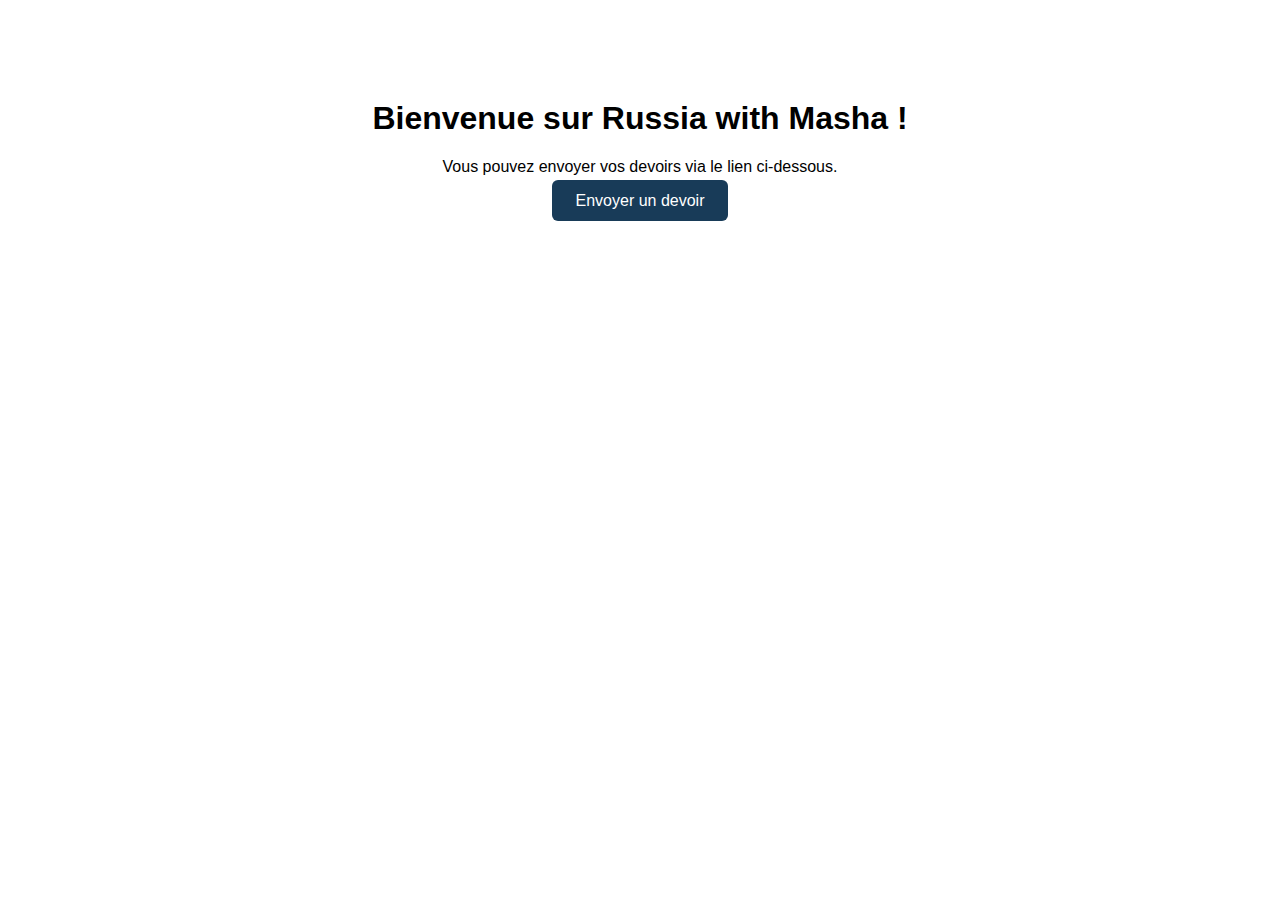
<file: devoir.html>
<!DOCTYPE html>
<html lang="fr">
<head>
  <meta charset="UTF-8">
  <title>Russia with Masha</title>
</head>
<body style="font-family: sans-serif; text-align: center; margin-top: 100px;">
  <h1>Bienvenue sur Russia with Masha !</h1>
  <p>Vous pouvez envoyer vos devoirs via le lien ci-dessous.</p>
  <a href="form.html" style="background: #183b58; color: white; padding: 12px 24px; border-radius: 6px; text-decoration: none;">Envoyer un devoir</a>
</body>
</html>
</file>
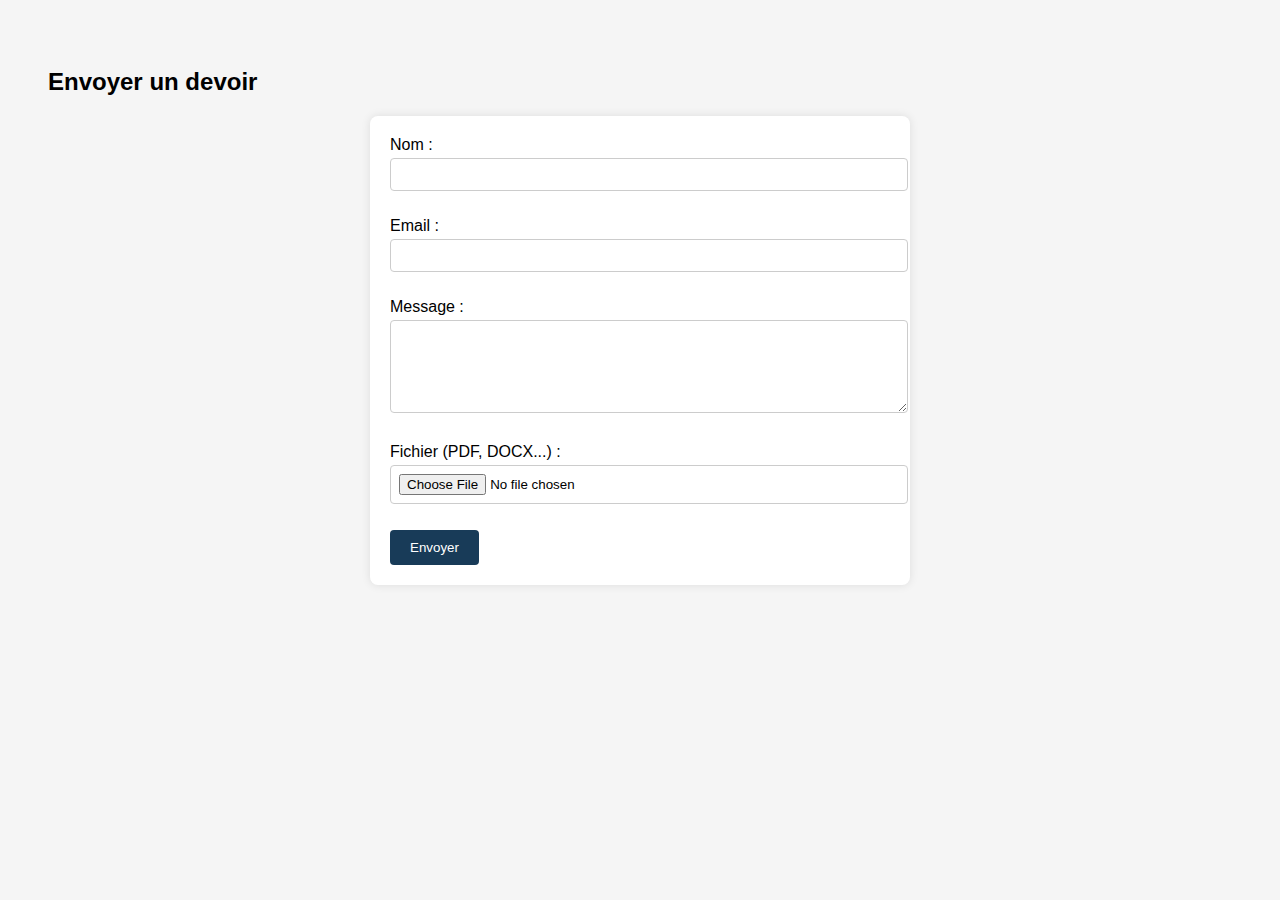
<file: form.html>
<!DOCTYPE html>
<html lang="fr">
<head>
  <meta charset="UTF-8">
  <title>Envoyer un devoir</title>
  <style>
    body {
      font-family: Arial, sans-serif;
      background: #f5f5f5;
      padding: 40px;
    }
    form {
      background: white;
      padding: 20px;
      border-radius: 8px;
      max-width: 500px;
      margin: auto;
      box-shadow: 0 0 10px rgba(0,0,0,0.1);
    }
    label {
      display: block;
      margin-bottom: 10px;
    }
    input, textarea {
      width: 100%;
      padding: 8px;
      margin-top: 4px;
      margin-bottom: 16px;
      border: 1px solid #ccc;
      border-radius: 4px;
    }
    button {
      background-color: #183b58;
      color: white;
      padding: 10px 20px;
      border: none;
      border-radius: 4px;
      cursor: pointer;
    }
    button:hover {
      background-color: #14507a;
    }
  </style>
</head>
<body>

<h2>Envoyer un devoir</h2>

<form action="https://formsubmit.co/ton-dafna5566@gmail.com" method="POST" enctype="multipart/form-data">
  <label>Nom :
    <input type="text" name="name" required>
  </label>

  <label>Email :
    <input type="email" name="email" required>
  </label>

  <label>Message :
    <textarea name="message" rows="5" required></textarea>
  </label>

  <label>Fichier (PDF, DOCX...) :
    <input type="file" name="file" required>
  </label>

  <input type="hidden" name="_next" value="https://ton-utilisateur.github.io/merci.html">
  
  <button type="submit">Envoyer</button>
</form>

</body>
</html>
</file>
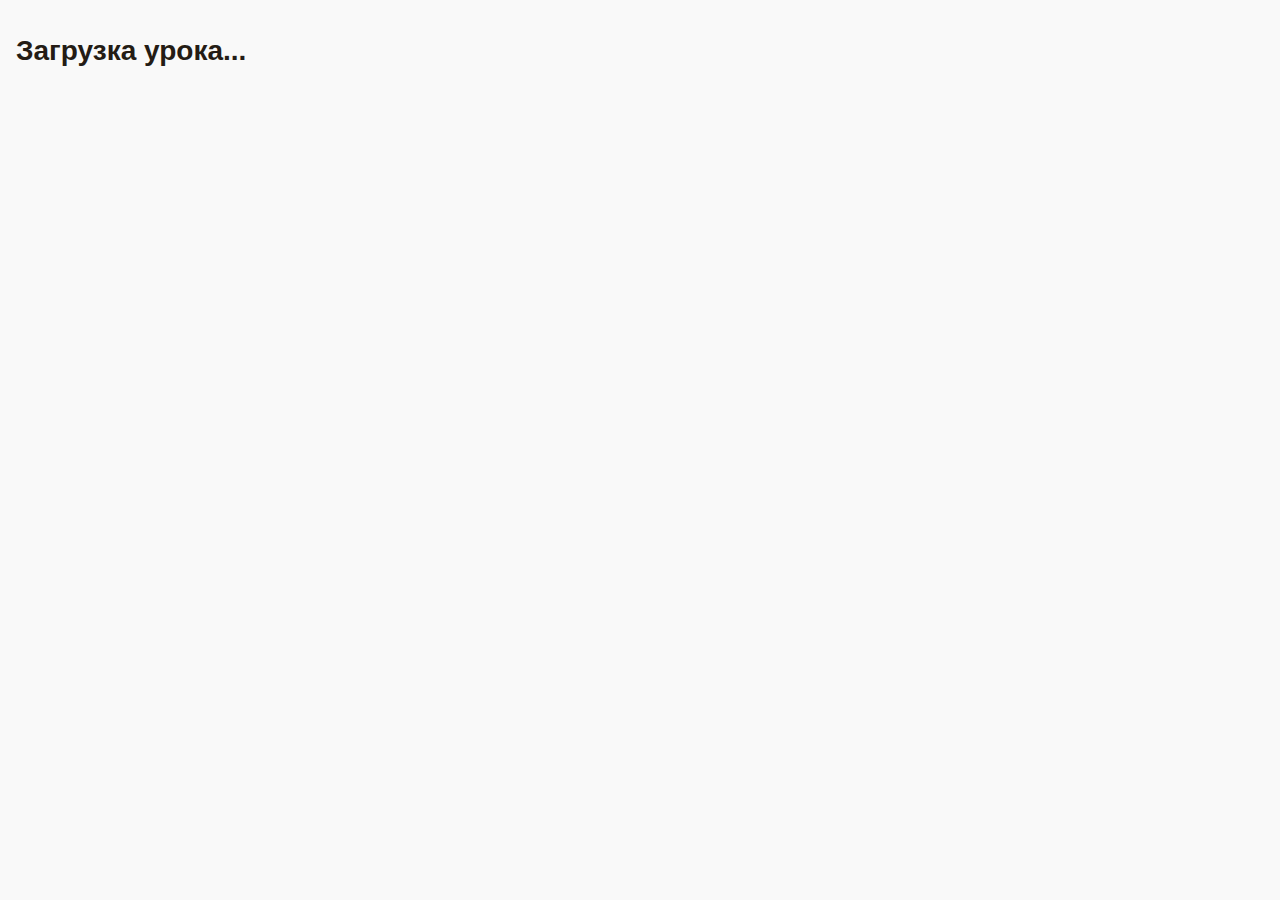
<file: lesson.html>
<!DOCTYPE html>
<html lang="ru">
<head>
  <meta charset="UTF-8" />
  <meta name="viewport" content="width=device-width, initial-scale=1" />
  <title>Урок</title>
  <style>
    body {
      font-family: Arial, sans-serif;
      padding: 1rem;
      /*max-width: 900px;*/
      margin: auto;
      background: #f9f9f9;
      color: #241c15;
    }
    #content {
      background: white;
      padding: 0;
      border-radius: 0.5rem;
      box-shadow: 0 0 10px rgba(0,0,0,0.1);
      overflow: hidden;
    }
    h1 {
      font-size: 1.75rem;
      margin-bottom: 1rem;
    }
    iframe {
      width: 100%;
      height: 1000px;
      border: none;
    }
  </style>
</head>
<body>

<h1>Загрузка урока...</h1>
<div id="content"></div>

<script type="module">
import { createClient } from 'https://esm.sh/@supabase/supabase-js'

const supabase = createClient(
  'https://hisourxrdfdjhgwbrpgs.supabase.co',
  'eyJhbGciOiJIUzI1NiIsInR5cCI6IkpXVCJ9.eyJpc3MiOiJzdXBhYmFzZSIsInJlZiI6Imhpc291cnhyZGZkamhnd2JycGdzIiwicm9sZSI6ImFub24iLCJpYXQiOjE3NTE3MjQ5OTUsImV4cCI6MjA2NzMwMDk5NX0.mTMIj5cMPzB9EQmlo_P68nrT_cuWaQeczEReMdsQW7s'
)

const headingEl = document.querySelector('h1')
const contentEl = document.getElementById('content')

function getLessonId() {
  const params = new URLSearchParams(window.location.search)
  return params.get('id')
}

async function loadLesson(lessonId) {
  const { data, error } = await supabase
    .from('lessons')
    .select('title, content_url')
    .eq('id', lessonId)
    .single()

  if (error || !data) {
    headingEl.textContent = 'Урок не найден'
    contentEl.innerHTML = '<p>Проверьте правильность ссылки или доступ.</p>'
    return
  }

  headingEl.textContent = data.title
  contentEl.innerHTML = `
    <iframe src="${data.content_url}" frameborder="0" allowfullscreen></iframe>
  `
}

loadLesson(getLessonId())
</script>

</body>
</html>
</file>
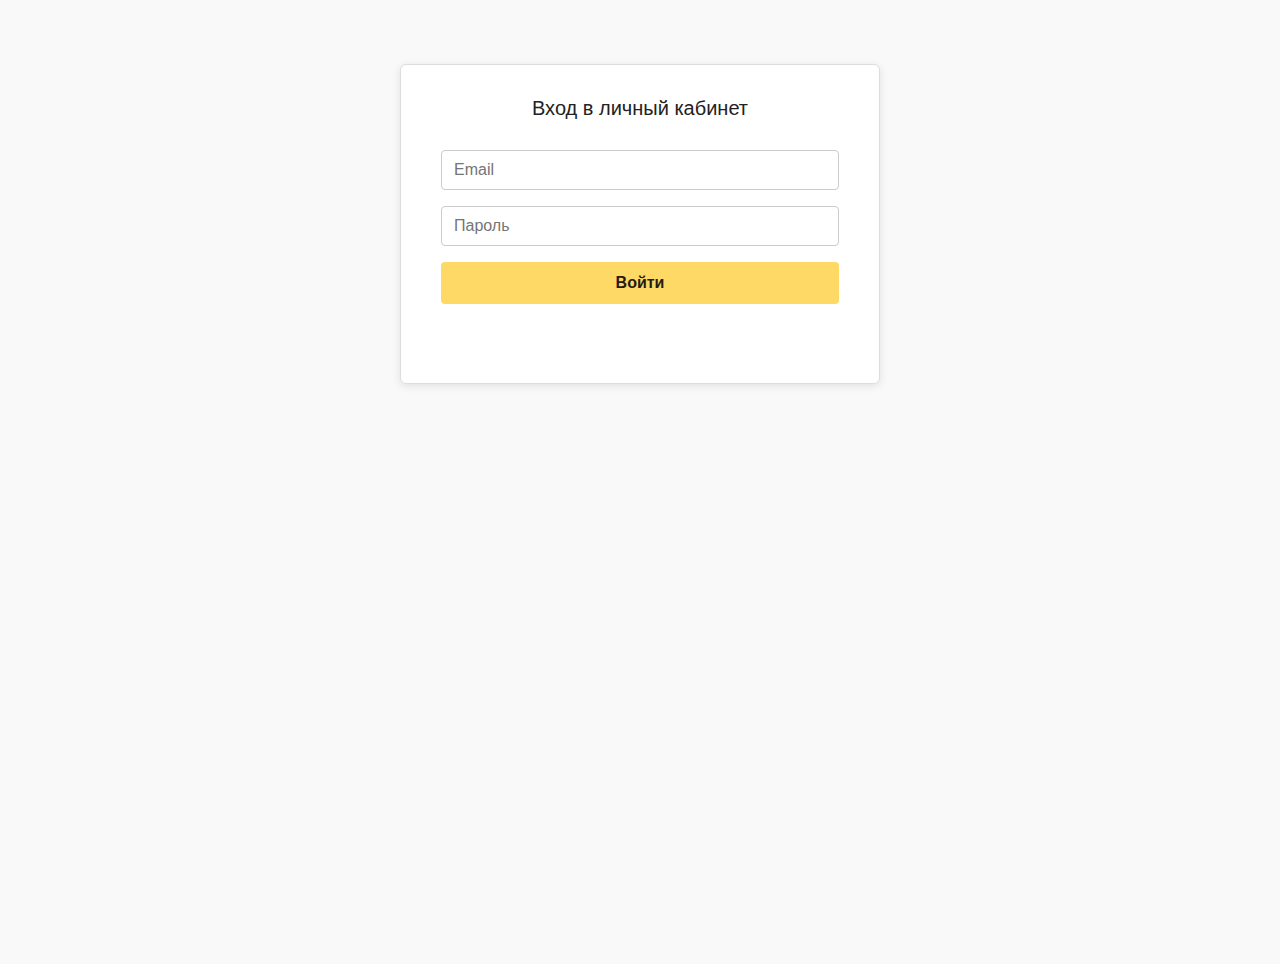
<file: login.html>
<!DOCTYPE html>
<html lang="ru">
<head>
  <meta charset="UTF-8" />
  <title>Вход</title>
  <style>
    :root {
      font-size: 16px; /* базовая единица */
    }

    body {
      margin: 0;
      background: #f9f9f9;
      font-family: Arial, sans-serif;
      display: flex;
      justify-content: center;
      align-items: flex-start;
      height: 100vh;
      padding-top: 4em;
    }

    .login-box {
      background: white;
      border: 1px solid #ddd;
      border-radius: 0.375em;
      padding: 2em 2.5em;
      box-shadow: 0 0.125em 0.5em rgba(0, 0, 0, 0.1);
      width: 100%;
      max-width: 30em; /* примерно 320px */
      text-align: center;
      box-sizing: border-box;
    }

    h1 {
      margin-top: 0;
      margin-bottom: 1.5em;
      font-weight: normal;
      color: #222;
      font-size: 1.25em;
    }

    input[type="email"],
    input[type="password"] {
      width: 100%;
      padding: 0.625em 0.75em;
      margin-bottom: 1em;
      border: 1px solid #ccc;
      border-radius: 0.25em;
      font-size: 1em;
      box-sizing: border-box;
    }

    button#btnLogin {
      width: 100%;
      padding: 0.75em 0;
      background-color: #FFD966;
      color: #241c15;
      border: none;
      border-radius: 0.25em;
      font-size: 1em;
      cursor: pointer;
      font-weight: bold;
      transition: background-color 0.3s ease;
    }

    button#btnLogin:hover {
      background-color: #d4b900;
    }

    #message {
      margin-top: 1em;
      color: red;
      min-height: 1.25em;
      font-weight: 600;
      font-size: 0.9em;
    }

    /* Планшет */
    @media (max-width: 768px) {
      body {
        padding-top: 3em;
      }

      .login-box {
        padding: 1.5em 2em;
      }

      h1 {
        font-size: 1.2em;
      }
    }

    /* Мобильный */
    @media (max-width: 480px) {
      body {
        padding: 2em 1em;
      }

      .login-box {
        border-radius: 0.25em;
        padding: 1.5em 1.25em;
        box-shadow: none;
      }

      input[type="email"],
      input[type="password"],
      button#btnLogin {
        font-size: 0.95em;
      }

      h1 {
        font-size: 1.1em;
        margin-bottom: 1em;
      }
    }
  </style>
</head>
<body>
  <div class="login-box">
    <h1>Вход в личный кабинет</h1>
    <input type="email" id="email" placeholder="Email" />
    <br />
    <input type="password" id="password" placeholder="Пароль" />
    <br />
    <button id="btnLogin">Войти</button>
    <p id="message"></p>
  </div>

  <script type="module">
    import { createClient } from 'https://esm.sh/@supabase/supabase-js'

    const supabaseUrl = 'https://eawveeyhkqewfhswcxmy.supabase.co'
    const supabaseKey = 'eyJhbGciOiJIUzI1NiIsInR5cCI6IkpXVCJ9.eyJpc3MiOiJzdXBhYmFzZSIsInJlZiI6ImVhd3ZlZXloa3Fld2Zoc3djeG15Iiwicm9sZSI6ImFub24iLCJpYXQiOjE3NTA3NTI5MTYsImV4cCI6MjA2NjMyODkxNn0.-6G5o9dZ2V9cAfqIBIYzFp5PDzs4IehCn_b3YlYot-I'

    const supabase = createClient(supabaseUrl, supabaseKey)

    const btnLogin = document.getElementById('btnLogin')
    const msg = document.getElementById('message')

    btnLogin.addEventListener('click', async () => {
      const email = document.getElementById('email').value.trim()
      const password = document.getElementById('password').value.trim()

      msg.textContent = ''

      if (!email || !password) {
        msg.textContent = 'Пожалуйста, введите email и пароль'
        return
      }

      const { data, error } = await supabase.auth.signInWithPassword({ email, password })

      if (error) {
        msg.textContent = 'Ошибка входа: ' + error.message
      } else {
        window.location.href = 'dashboard.html'
      }
    })
  </script>
</body>
</html>
</file>
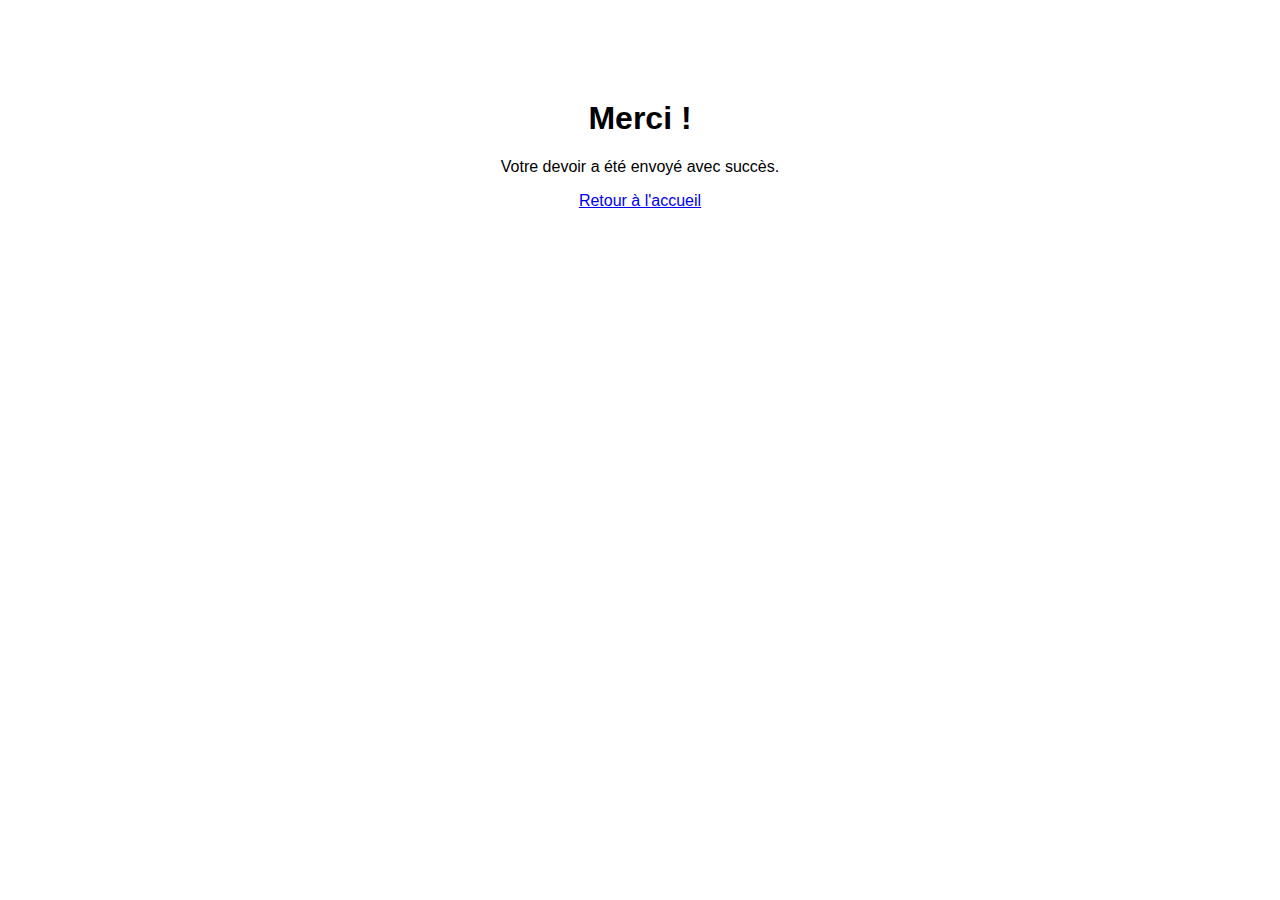
<file: merci.html>
<!DOCTYPE html>
<html lang="fr">
<head>
  <meta charset="UTF-8">
  <title>Merci</title>
</head>
<body style="font-family: sans-serif; text-align: center; margin-top: 100px;">
  <h1>Merci !</h1>
  <p>Votre devoir a été envoyé avec succès.</p>
  <a href="index.html">Retour à l'accueil</a>
</body>
</html>
</file>
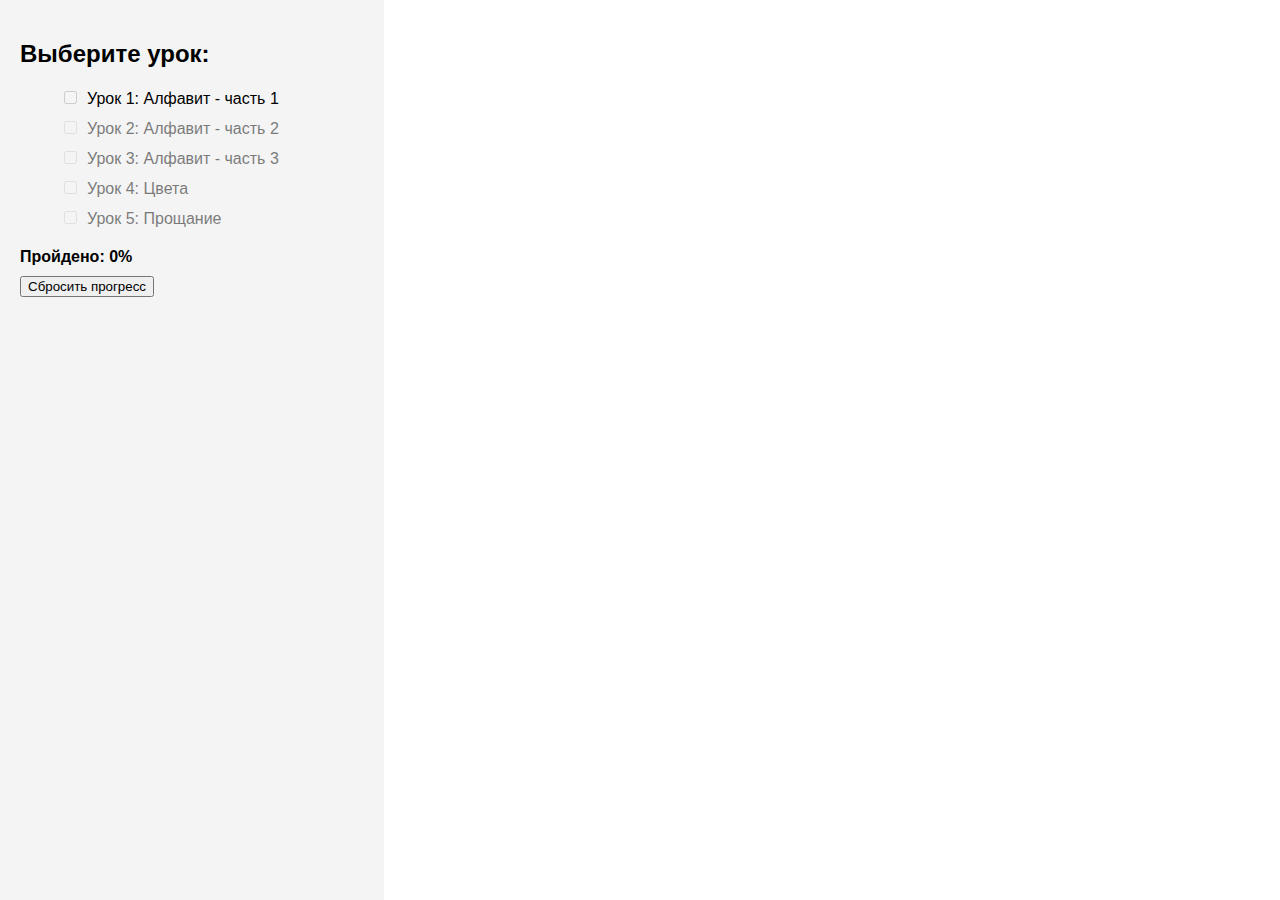
<file: page1.html>
<!DOCTYPE html>
<html lang="ru">
<head>
  <meta charset="UTF-8">
  <meta name="viewport" content="width=device-width, initial-scale=1.0">
  <title>Уроки французского</title>
  <style>
    body {
      margin: 0;
      font-family: sans-serif;
    }

    .container {
      display: flex;
      height: 100vh;
    }

    .sidebar {
      width: 30%;
      background-color: #f4f4f4;
      padding: 20px;
      box-sizing: border-box;
      overflow-y: auto;
    }

    .content {
      width: 70%;
      padding: 20px;
      box-sizing: border-box;
      overflow-y: auto;
    }

    #lesson-list li {
      margin-bottom: 10px;
      cursor: default;
      list-style: none;
      opacity: 0.5;
    }

    #lesson-list li.clickable {
      cursor: pointer;
      opacity: 1;
    }

    #lesson-list li.checked {
      
      color: green;
    }

    .exercise {
      padding: 10px 15px;
      background-color: #eee;
      border-radius: 5px;
      display: inline-block;
      margin-top: 20px;
      cursor: pointer;
      
    
    }
    .btn-new {
    padding: 10px 15px;
    margin-top: 20px;
    border: none;
    border-radius: 5px;
    text-decoration: none;
    color: white;
    background: #0B63F6;
    cursor: pointer;
    
}

    #progress {
      margin-top: 20px;
      font-weight: bold;
    }

    .checkbox {
      margin-right: 10px;
    }

    iframe, img {
      max-width: 100%;
      margin-top: 15px;
      border-radius: 8px;
    }
  </style>
</head>
<body>
  <div class="container">
    <aside class="sidebar">
      <h2>Выберите урок:</h2>
      <ul id="lesson-list"></ul>
      <div id="progress">Пройдено: 0%</div>
<button onclick="resetProgress()" style="margin-top: 10px;">Сбросить прогресс</button>

    </aside>

    <main class="content">
      <div id="lesson-content"></div>
    </main>
  </div>

  <script>
    const lessons = [
      {
        title: "Урок 1: Алфавит - часть 1",
        content: `
          <h2>Урок 1. Алфавит - часть 1</h2>
          <p>Буквы: Aa, Bb, Cc, Dd, Ee, Ff, Gg, Hh, Ii. </p>
          <iframe width="560" height="315" src="https://www.youtube.com/embed/rm-TwnmH3UQ?si=p2UHYil8adMoGMy8" title="YouTube video player" frameborder="0" allow="accelerometer; autoplay; clipboard-write; encrypted-media; gyroscope; picture-in-picture; web-share" referrerpolicy="strict-origin-when-cross-origin" allowfullscreen></iframe>
          
          <br>
          <br>
           <button class="btn-new" onclick="window.location.href = 'page2.html';">Упражнение _ 1</button>
           <br>
          <button class="btn-new" onclick="markCompleted(0)"> Завершить урок</button>
        `
      },
      {
        title: "Урок 2: Алфавит - часть 2",
        content: `
          <h2>Урок 2. Алфавит - часть 2 </h2>
          <p>Буквы: Jj, Kk, Ll, Mm, Nn, Oo, Pp, Qq, Rr.</p>
          <video width="560" height="315" controls frameborder="0" allowfullscreen>
         <source src="video2.mp4" type="video/mp4">
          Your browser does not support the video tag.
        </video>
        <br> <br>
          <button class="btn-new" onclick="markCompleted(1)">Завершить урок</button>
        `
      },
      {
        title: "Урок 3: Алфавит - часть 3",
        content: `
          <h2>Урок 3. Алфавит - часть 3</h2>
          <p>Буквы: Ss, Tt, Uu, Vv, Ww, Xx, Yy, Zz.</p>
          <video width="560" height="315" controls frameborder="0" allowfullscreen>
         <source src="video3.mp4" type="video/mp4">
          Your browser does not support the video tag.
        </video>
        <br> <br>
          <button class="btn-new" onclick="markCompleted(2)">Завершить урок</button>
        `
      },
      {
        title: "Урок 4: Цвета",
        content: `
          <h2>Цвета на французском</h2>
          <p>Rouge (красный), Bleu (синий), Vert (зелёный)</p>
          <iframe width="560" height="315" src="https://www.youtube.com/embed/XnP2zHh2NLI" frameborder="0" allowfullscreen></iframe>
          <img src="https://via.placeholder.com/300x200?text=Couleurs" alt="Цвета">
          <div class="exercise" onclick="markCompleted(3)">Упражнение1: Завершить урок</div>
        `
      },
      {
        title: "Урок 5: Прощание",
        content: `
          <h2>Фразы для прощания</h2>
          <p>Au revoir — До свидания, À bientôt — До скорого, Salut — Пока</p>
          <iframe width="560" height="315" src="https://www.youtube.com/embed/U_Xza9XEeTU" frameborder="0" allowfullscreen></iframe>
          <img src="https://via.placeholder.com/300x200?text=Au+revoir" alt="Прощание">
          <div class="exercise" onclick="markCompleted(4)">Упражнение1: Завершить урок</div>
        `
      }
    ];

    const list = document.getElementById("lesson-list");
    const content = document.getElementById("lesson-content");
    const progressDisplay = document.getElementById("progress");

    let completed = JSON.parse(localStorage.getItem("completedLessons") || "[]");

    function renderLessons() {
      list.innerHTML = "";
      lessons.forEach((lesson, index) => {
        const li = document.createElement("li");
        li.dataset.index = index;

        const checkbox = document.createElement("input");
        checkbox.type = "checkbox";
        checkbox.className = "checkbox";
        checkbox.disabled = true;
        checkbox.checked = completed[index] || false;

        li.appendChild(checkbox);
        li.appendChild(document.createTextNode(lesson.title));
        if (checkbox.checked) li.classList.add("checked");

        // Доступен ли урок?
        const canAccess = index === 0 || completed[index - 1];
        if (canAccess) {
          li.classList.add("clickable");
          li.addEventListener("click", () => showLesson(index));
        } else {
          li.title = "Сначала завершите предыдущий урок";
        }

        list.appendChild(li);
      });

      updateProgress();
    }

    function showLesson(index) {
      content.innerHTML = lessons[index].content;
    }

    function markCompleted(index) {
      completed[index] = true;
      localStorage.setItem("completedLessons", JSON.stringify(completed));
      renderLessons();
      updateProgress();
    }

    function updateProgress() {
      const total = lessons.length;
      const done = completed.filter(x => x).length;
      const percent = Math.round((done / total) * 100);
      progressDisplay.textContent = `Пройдено: ${percent}%`;
    }

    window.markCompleted = markCompleted;

    renderLessons();

    function resetProgress() {
  if (confirm("Вы уверены, что хотите сбросить прогресс?")) {
    completed = [];
    localStorage.removeItem("completedLessons");
    content.innerHTML = "<h1>Прогресс сброшен. Выберите урок слева.</h1>";
    renderLessons();
  }
}

  </script>
</body>
</html>
</file>
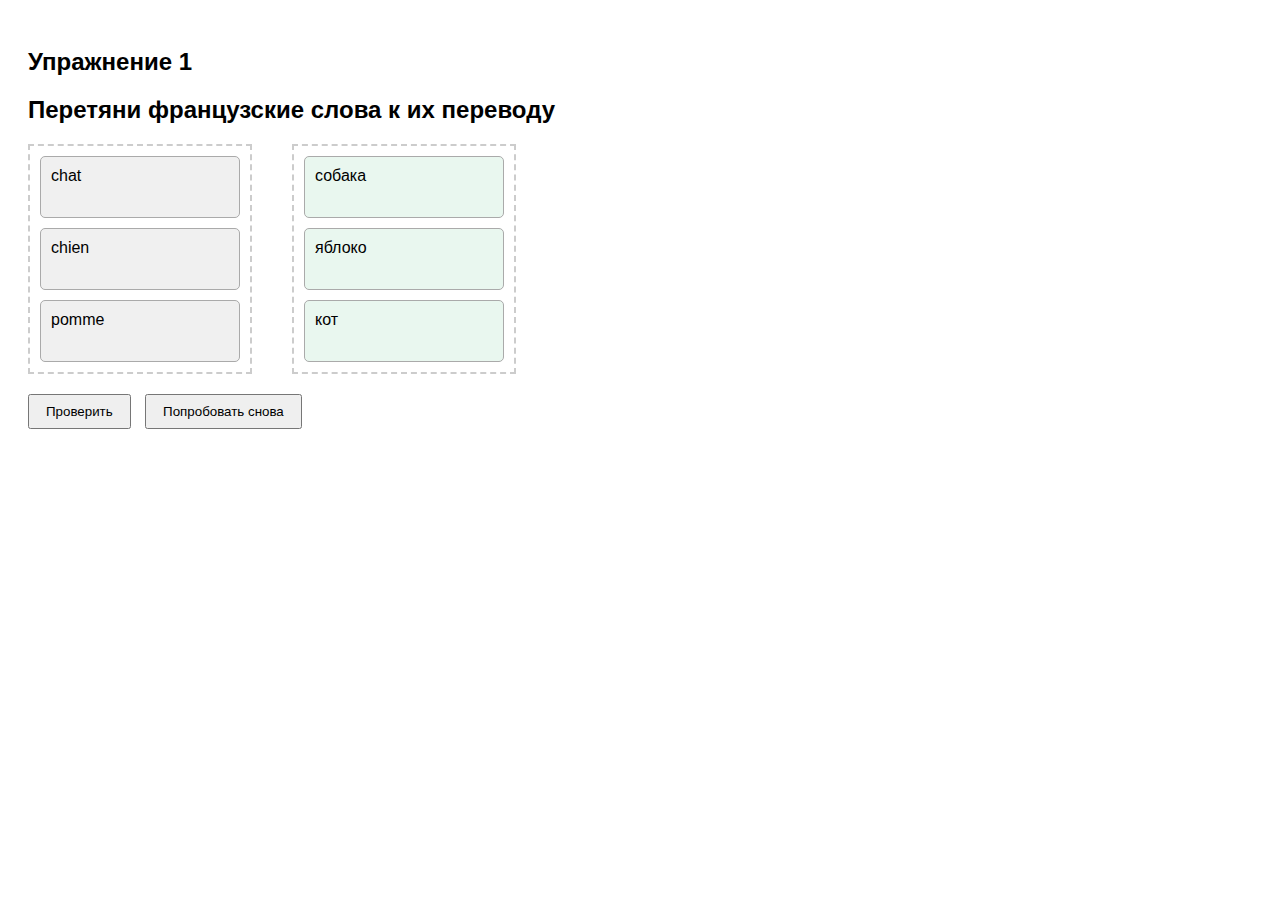
<file: page2.html>
<!DOCTYPE html>
<html lang="fr">
<head>
  <meta charset="UTF-8">
  <meta name="viewport" content="width=device-width, initial-scale=1.0">

  <title>Exercice de Drag and Drop</title>
  <style>
    body { font-family: sans-serif; padding: 20px; }
    .container { display: flex; gap: 40px; margin-bottom: 20px; }
    .draggables, .droppables {
      display: flex;
      flex-direction: column;
      gap: 10px;
      padding: 10px;
      border: 2px dashed #ccc;
      min-width: 200px;
    }
    .item {
      padding: 10px;
      background: #f0f0f0;
      border-radius: 5px;
      border: 1px solid #aaa;
      min-height: 40px;
      cursor: grab;
    }
    .dropzone {
      background: #e9f7ef;
      padding: 10px;
      border: 1px solid #aaa;
      border-radius: 5px;
      min-height: 40px;
    }
    .correct { background-color: #c8e6c9; }
    .incorrect { background-color: #ffcdd2; }
    button { margin-right: 10px; padding: 8px 16px; }

    #result {
      margin-top: 15px;
      font-weight: bold;
    }
  </style>
</head>
<body>

  <h2>Упражнение 1</h2>

<h2>Перетяни французские слова к их переводу</h2>

<div class="container">
  <div class="draggables" id="draggables">
    <div class="item" draggable="true" id="chat">chat</div>
    <div class="item" draggable="true" id="chien">chien</div>
    <div class="item" draggable="true" id="pomme">pomme</div>
  </div>

  <div class="droppables">
    <div class="dropzone" data-correct="собака">собака</div>
    <div class="dropzone" data-correct="яблоко">яблоко</div>
    <div class="dropzone" data-correct="кот">кот</div>
  </div>
</div>

<button onclick="checkAnswers()">Проверить</button>
<button onclick="resetExercise()">Попробовать снова</button>
<div id="result"></div>

<script>
  let dragged;

  document.querySelectorAll('.item').forEach(item => {
    item.addEventListener('dragstart', e => {
      dragged = e.target;
    });
  });

  document.querySelectorAll('.dropzone').forEach(zone => {
    zone.addEventListener('dragover', e => e.preventDefault());

    zone.addEventListener('drop', e => {
      e.preventDefault();
      if (dragged) {
        zone.innerHTML = '';
        zone.appendChild(dragged);
      }
    });
  });

  function checkAnswers() {
    document.querySelectorAll('.dropzone').forEach(zone => {
      const correct = zone.dataset.correct;
      const dropped = zone.firstElementChild?.id;

      zone.classList.remove('correct', 'incorrect');

      if (!dropped) return;

      const translations = {
        chat: 'кот',
        chien: 'собака',
        pomme: 'яблоко',
      };

      if (translations[dropped] === correct) {
        zone.classList.add('correct');
      } else {
        zone.classList.add('incorrect');
      }
    });
    const percent = Math.round((correctCount / zones.length) * 100);
    document.getElementById('result').textContent = `Résultat : ${percent}% de bonnes réponses`;
  
  }

  

  function resetExercise() {
    const draggables = document.getElementById('draggables');
    const items = Array.from(document.querySelectorAll('.item'));

    items.forEach(item => {
      draggables.appendChild(item); // возвращаем в исходную колонку
    });

    document.querySelectorAll('.dropzone').forEach(zone => {
      zone.classList.remove('correct', 'incorrect');
      zone.innerHTML = zone.dataset.correct; // восстанавливаем текст (перевод)
    });

     // 🌟 Сброс результата
     document.getElementById('result').textContent = '';
  }
</script>

</body>
</html>
</file>
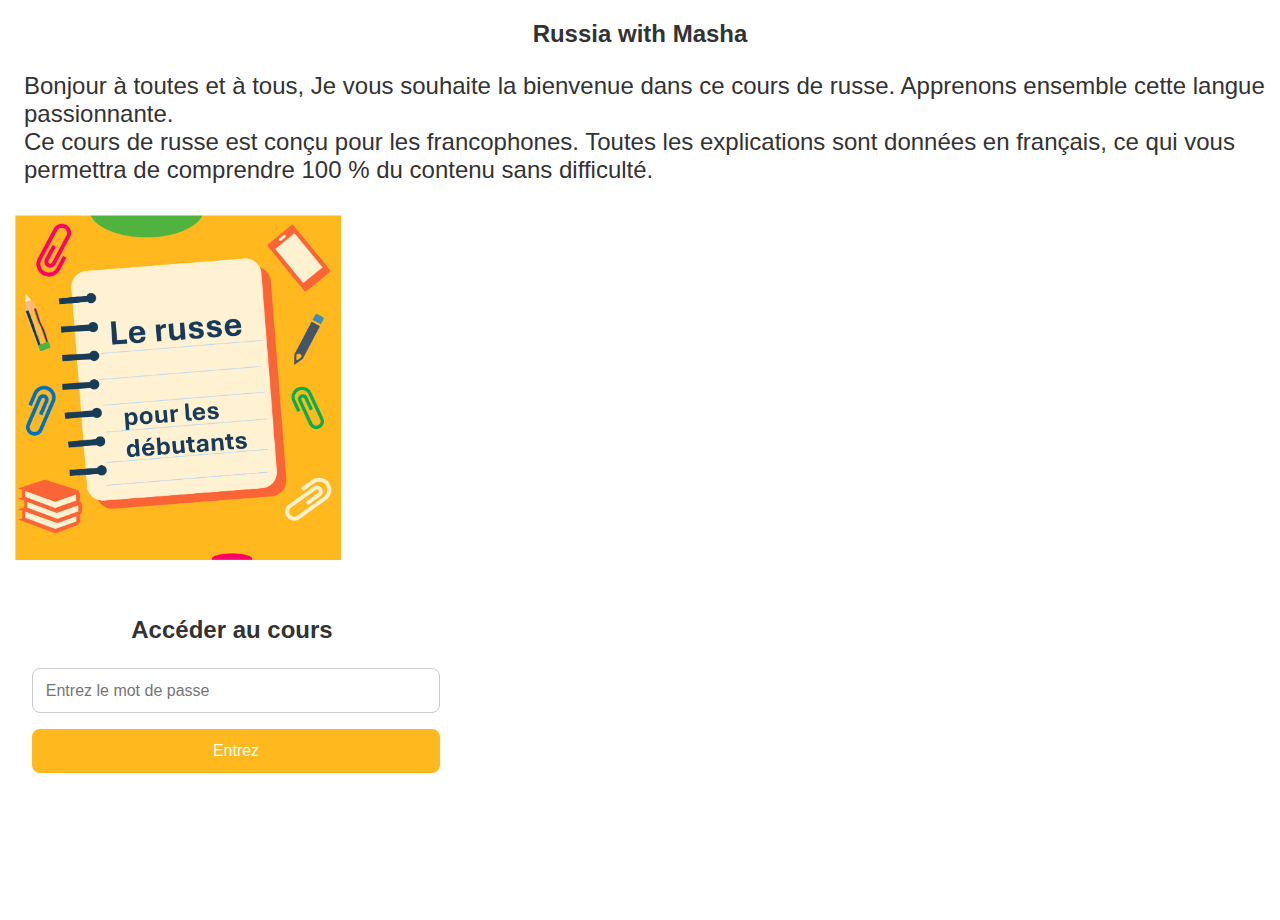
<file: page3.html>
<!DOCTYPE html>
<html lang="fr">
<head>
  <meta charset="UTF-8">
  <meta name="viewport" content="width=device-width, initial-scale=1">
  <title>Accès au cours</title>
  <style>
    body {
      font-family: Arial, sans-serif;
      background: white;
      margin: 0;
      padding: 0;
      /*display: flex;*/
      height: 100vh;
      /*justify-content:center;
      align-items: center;*/
    }

    .login-container {
      background-color: rgba(255, 255, 255, 0.628);
      padding: 2rem;
      border-radius: 12px;
      
      width: 90%;
      max-width: 400px;
    }

    h2 {
      text-align: center;
      margin-bottom: 1.5rem;
      color: #333;
    }

    p {
      margin-bottom: 1.5rem;
      margin-left: 1.5rem;
      color: #333;
      font-size: 1.5rem;
    }

    input[type="password"] {
      width: 95%;
      padding: 0.8rem;
      margin-bottom: 1rem;
      border: 1px solid #ccc;
      border-radius: 8px;
      font-size: 1rem;
      justify-items: center;
    }

    button {
      width: 102%;
      padding: 0.8rem;
      background-color: #ffb81e;
      color: white;
      border: none;
      border-radius: 8px;
      font-size: 1rem;
      cursor: pointer;
      justify-content: center;
    
    }

    .error {
      color: red;
      text-align: center;
      margin-top: 1rem;
      display: none;
    }

    @media (max-width: 480px) {
      h2 {
        font-size: 1.2rem;
      }

      input, button {
        font-size: 0.9rem;
      }
    }
  </style>
</head>
<body>
  
  
  <div>
    <h2>Russia with Masha</h2>
    <p>Bonjour à toutes et à tous, Je vous souhaite la bienvenue dans ce cours de russe. 
      Apprenons ensemble cette langue passionnante.
      <br>
      Ce cours de russe est conçu pour les francophones. Toutes les explications sont données en français, 
      ce qui vous permettra de comprendre 100 % du contenu sans difficulté.
  
    </p>
  </div>

  <img src="images/img1.png" alt="Logo" width="350">


  <div class="login-container">
    <h2>Accéder au cours</h2>
    <input type="password" id="password" placeholder="Entrez le mot de passe">
    <button onclick="checkPassword()">Entrez</button>
    <div class="error" id="errorMsg">Mot de passe incorrect</div>
  </div>


  <script>
    const correctPassword = "12345"; // Замените на ваш пароль

    function checkPassword() {
      const input = document.getElementById("password").value;
      const errorMsg = document.getElementById("errorMsg");

      if (input === correctPassword) {
        window.location.href = "main.html"; // Страница после входа
      } else {
        errorMsg.style.display = "block";
      }
    }
  </script>




</body>
</html>
</file>
<file: native-speech/francais-debutant/lesson1/style.css>
/* Базовая настройка */
* {
  box-sizing: border-box;
}

body {
  font-family: Arial, sans-serif;
  padding: 10px;
  text-align: center;
  background-color: #fff;
  color: #023d8ada;
  max-width: 1200px;
  margin: auto;
}

h1, h2 {
  font-size: 2rem;
  margin-bottom: 1rem;
}
h3 {
  font-size: 1.5rem;
}

li {
  font-size: 1.2rem;
}

p {
  font-size: 1.3rem;
}

/* Аудио */
audio {
  margin: 0 20px;
  width: 100%;
  max-width: 300px;
}

/* Заголовки */
.title {
  text-align: left;
  margin-left: 1rem;
}

/* Буквы */
.letters {
  display: flex;
  flex-wrap: wrap;
  justify-content: center;
  gap: 12px;
  margin: 10px 0;
}

.letter {
  border: 2px solid orange;
  padding: 2px;
  font-size: 24px;
  width: 60px;
  height: 60px;
  line-height: 45px;
  text-align: center;
  cursor: pointer;
  user-select: none;
  background-color: #f2f2f2;
  transition: background-color 0.2s, transform 0.2s;
  border-radius: 8px;
}

.letter:hover {
  background-color: #e0f0ff;
  transform: scale(1.05);
}

.letter.selected {
  background-color: #d0e8ff;
  border-color: #023e8a;
}

.letter.correct {
  background-color: #c8f7c5;
  border-color: #3cba54;
}

.letter.wrong {
  background-color: #ffc9c9;
  border-color: #ff4444;
}

/* Кнопка */
.check-button {
  width: 100%;
  max-width: 300px;
  margin-top: 15px;
  margin-bottom: 20px;
  padding: 10px 20px;
  font-size: 1rem;
  border: none;
  border-radius: 6px;
  background-color: #0077cc;
  color: white;
  cursor: pointer;
  transition: background-color 0.2s;
}

.check-button:hover {
  background-color: #005fa3;
}

/* Результат */
#result,
.result {
  margin-top: 5px;
  font-weight: bold;
  font-size: 1.1rem;
}

/* PDF */
.pdf-wrapper {
  max-width: 850px;
  width: 100%;
  margin: 0 auto;
  aspect-ratio: 4 / 3; /* или 16 / 9 если хочешь уже */
  border: 1px solid #ccc;
}

.pdf-frame {
  width: 100%;
  height: 100%;
  border: none;
}

.pdf-link {
  display: none;
}

/* Форма */
.homework-form {
  background-color: #f9f9f9;
  border-radius: 1rem;
  box-shadow: 0 4px 10px rgba(0,0,0,0.1);
  padding: 2rem;
  margin: 2rem auto;
  max-width: 600px;
  font-family: Arial, sans-serif;
  box-sizing: border-box;
}

.homework-form h2 {
  text-align: center;
  color: #2c3e50;
  margin-bottom: 1.5rem;
  font-size: 1.4rem;
}

.homework-form form {
  display: flex;
  flex-direction: column;
}

.homework-form label {
  margin-bottom: 0.5rem;
  font-weight: bold;
  font-size: 1rem;
}

.homework-form input[type="text"],
.homework-form input[type="file"] {
  padding: 0.75rem;
  margin-bottom: 1.5rem;
  border: 1px solid #ccc;
  border-radius: 0.5rem;
  font-size: 1rem;
  width: 100%;
  box-sizing: border-box;
}

.homework-form input[type="text"]:focus,
.homework-form input[type="file"]:focus {
  border-color: #0077cc;
  outline: none;
}

.homework-form button {
  width: 100%;
  background-color: #0077cc;
  color: white;
  border: none;
  padding: 1rem;
  border-radius: 0.5rem;
  cursor: pointer;
  font-size: 1.1rem;
  transition: background-color 0.3s ease;
}

.homework-form button:hover {
  background-color: #005fa3;
}

/* 📱 Мобильная адаптация */
@media (max-width: 600px) {
  .letter {
    width: 50px;
    height: 50px;
    font-size: 20px;
  }

  .check-button {
    font-size: 1rem;
    padding: 12px 16px;
  }

  #result,
  .result {
    font-size: 1rem;
  }
  .homework-form {
    padding: 1.2rem;
    margin: 1rem;
  }

  .homework-form h2 {
    font-size: 1.2rem;
  }

  .homework-form label {
    font-size: 0.95rem;
  }

  .homework-form input,
  .homework-form button {
    font-size: 1rem;
  } 
}



@media (max-width: 1280px) {
  .pdf-wrapper {
    display: none;
  }

  .pdf-link {
    display: block;
    background-color: #0077cc;
    color: white;
    padding: 1rem;
    border-radius: 0.5rem;
    text-align: center;
    text-decoration: none;
    font-size: 1.1rem;
    max-width: 300px;
    margin: 20px auto;
  }

  .pdf-link:hover {
    background-color: #005fa3;
  }
}
 .responsive-img {
  max-width: 100%;
  height: auto;
  display: block;
  margin: 0 auto; /* по центру */
}
</file>
